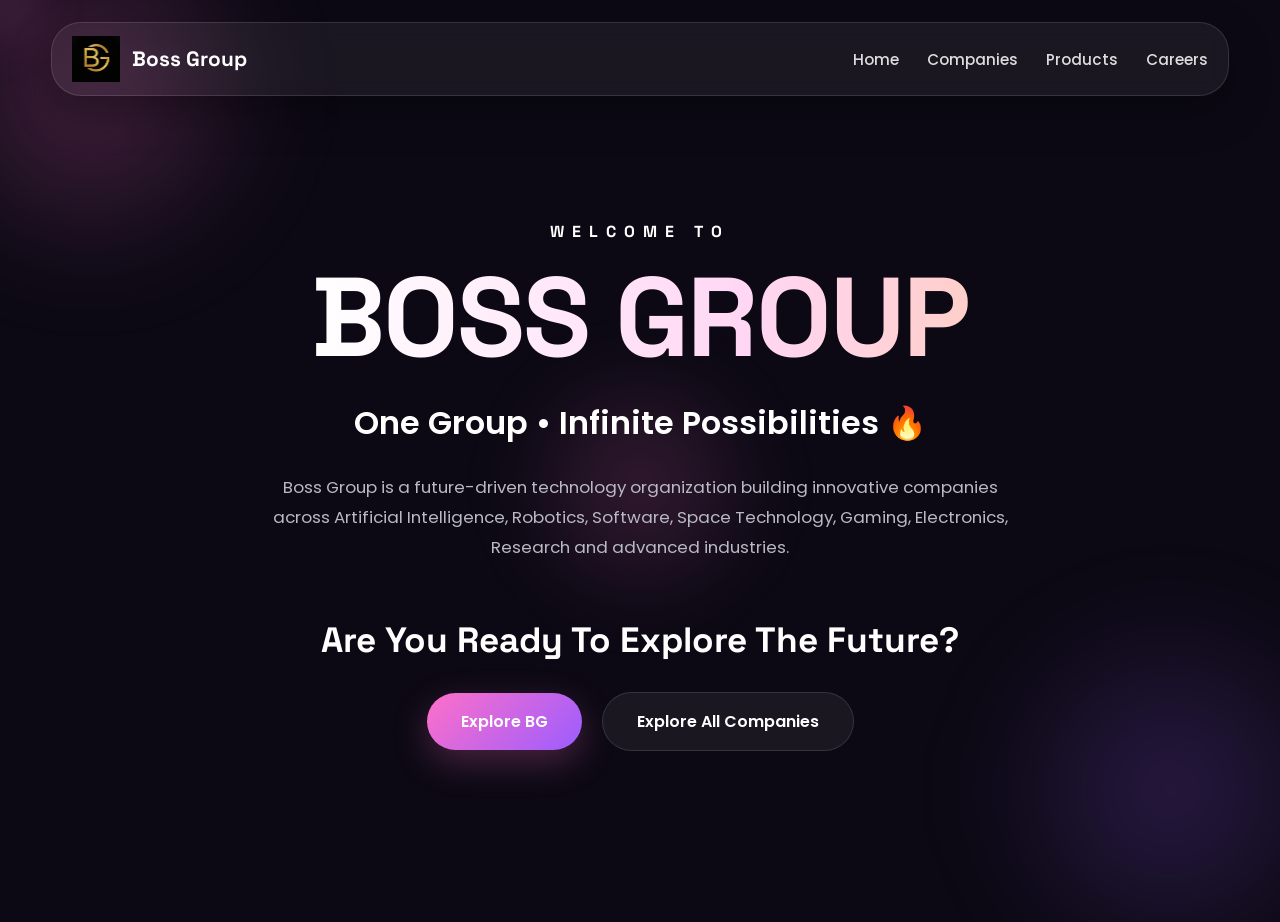
<file: index.html>
<!DOCTYPE html>
<html lang="en">

<head>

    <meta charset="UTF-8">

    <meta name="viewport" content="width=device-width, initial-scale=1.0">

    <title>Boss Group | One Group • Infinite Possibilities</title>

    <meta name="description" content="Boss Group is building the future through AI, Robotics, Software, Electronics, Space Technology and innovation.">

    <link rel="icon" href="BG.png">

    <link rel="stylesheet" href="index.css">


    <link rel="preconnect" href="https://fonts.googleapis.com">

    <link rel="preconnect" href="https://fonts.gstatic.com" crossorigin>

    <link href="https://fonts.googleapis.com/css2?family=Space+Grotesk:wght@400;500;600;700;800&family=Poppins:wght@300;400;500;600&display=swap" rel="stylesheet">

</head>


<body>


    <div class="cursor-glow"></div>


    <header>


        <a href="#" class="brand" aria-label="Boss Group Home">

            <img src="BG.png" alt="Boss Group Logo">

            <span>Boss Group</span>

        </a>



        <nav>

            <a href="about.html">Home</a>

            <a href="companies.html">Companies </a>

            <a href="products.html">Products </a>

            <a href="jobs.html">Careers</a>

        </nav>


    </header>



    <main>


        <section class="hero">


            <p class="welcome">
                Welcome To
            </p>



            <h1>
                BOSS GROUP
            </h1>



            <h2>
                One Group • Infinite Possibilities 🔥
            </h2>



            <p class="about">

                Boss Group is a future-driven technology organization
                building innovative companies across Artificial Intelligence,
                Robotics, Software, Space Technology, Gaming,
                Electronics, Research and advanced industries.

            </p>




            <div class="explore">


                <h3>
                    Are You Ready To Explore The Future?
                </h3>



                <div class="buttons">


                    <a href="about.html" class="primary-btn">

                        Explore BG

                    </a>



                    <a href="companies.html" class="secondary-btn">

                        Explore All Companies

                    </a>


                </div>


            </div>


        </section>


    </main>



<script src="index.js"></script>


</body>

</html>
</file>
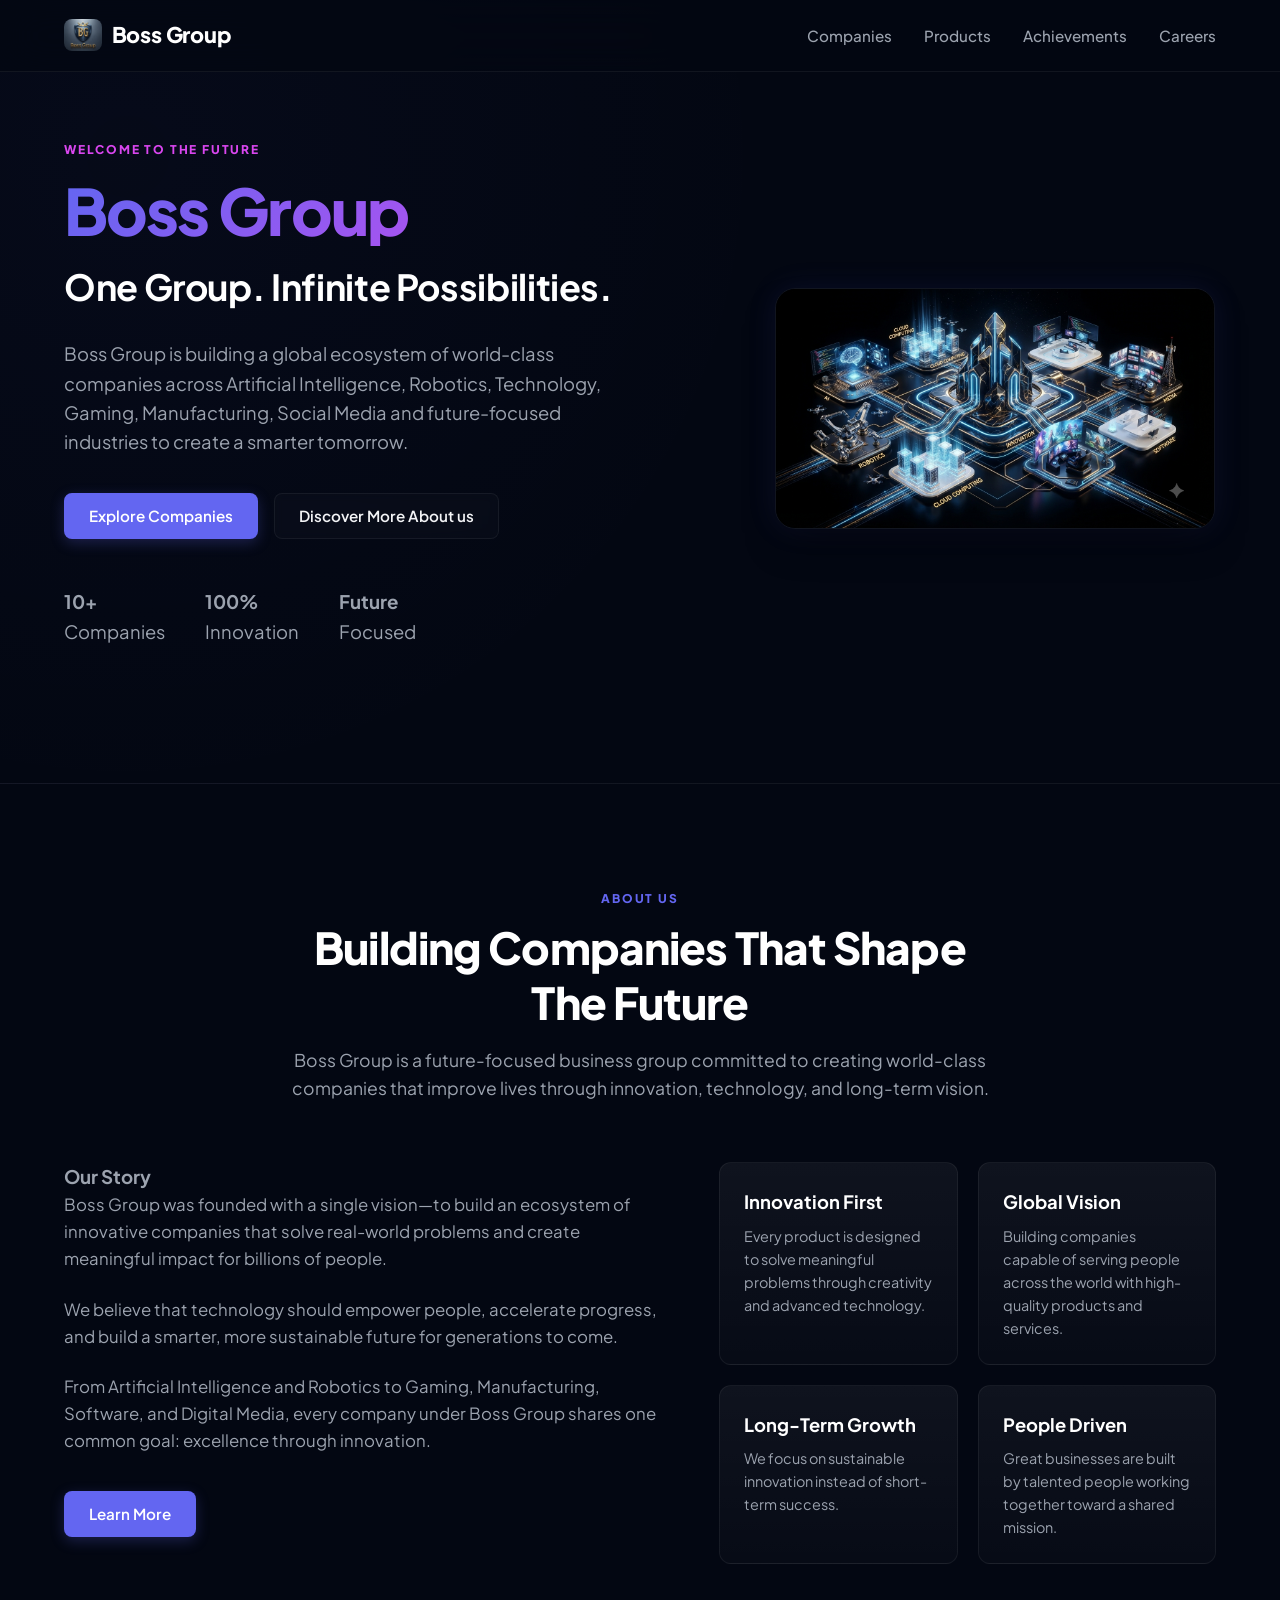
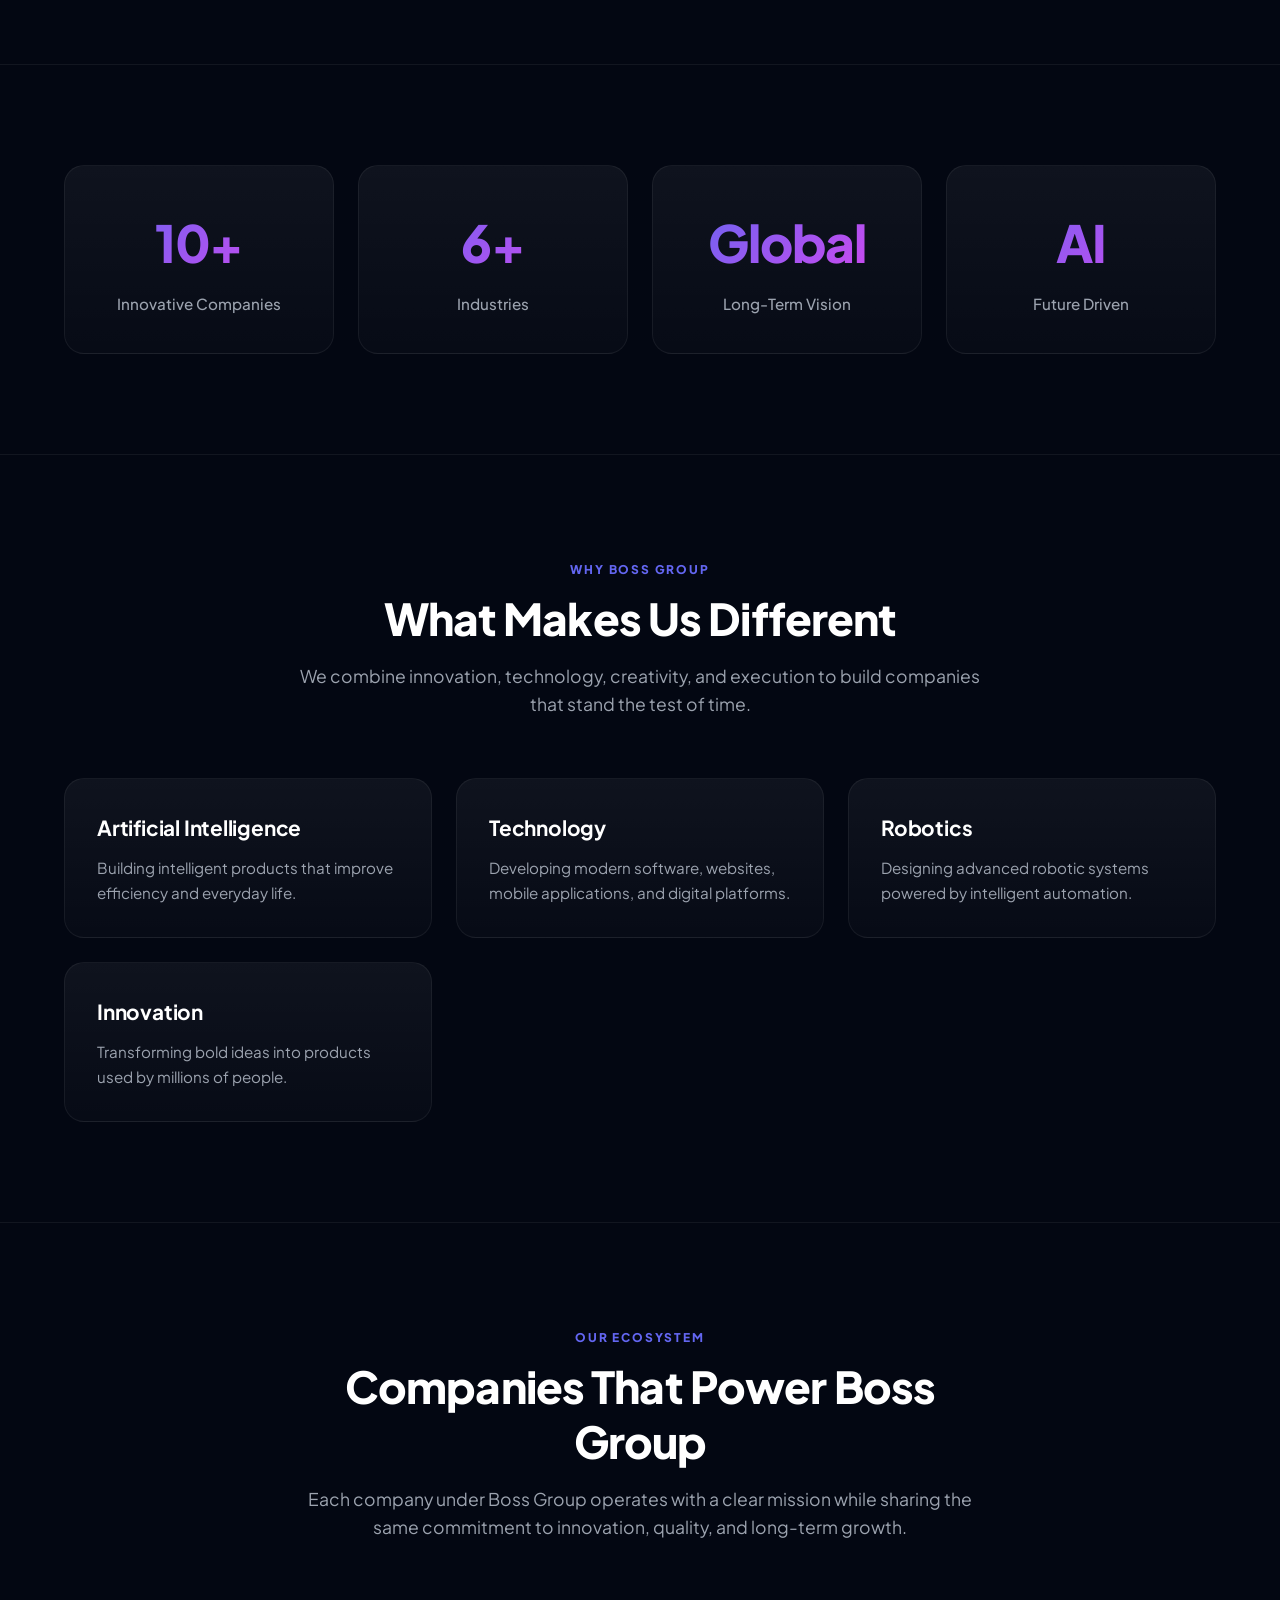
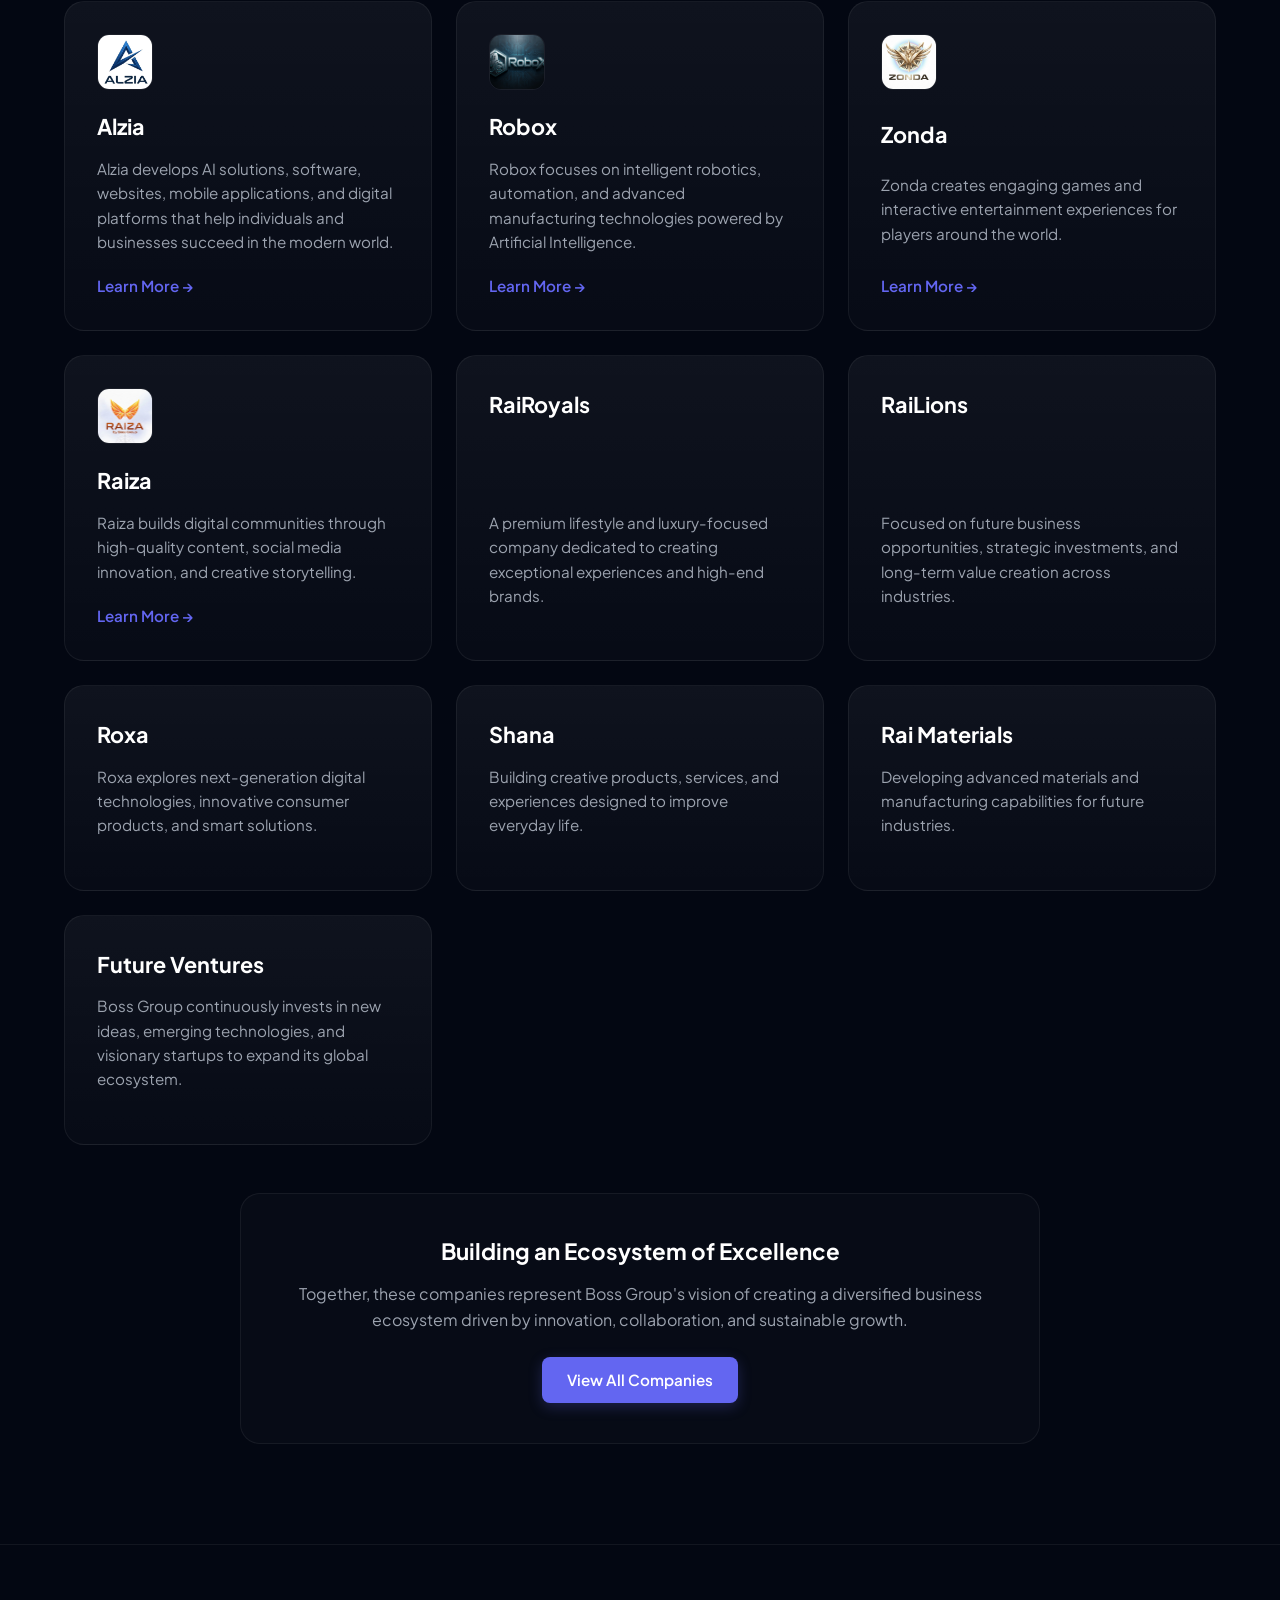
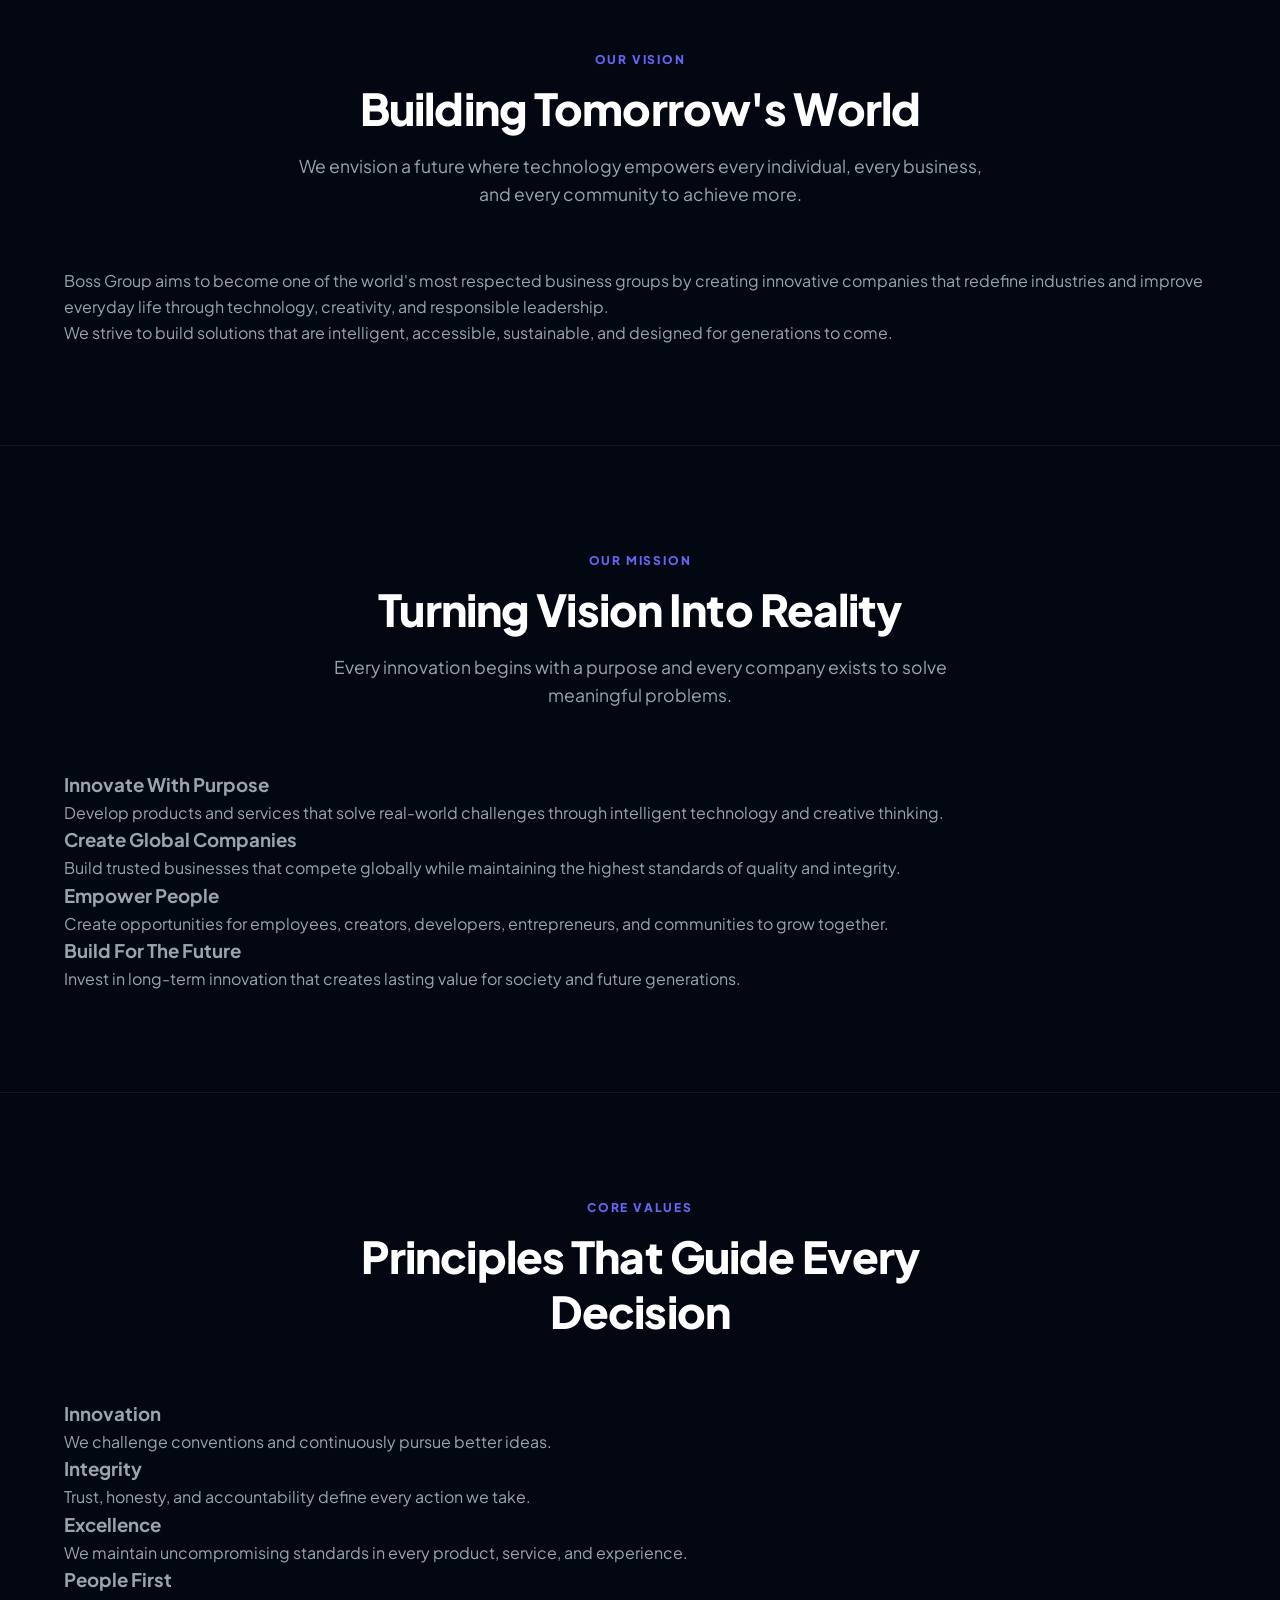
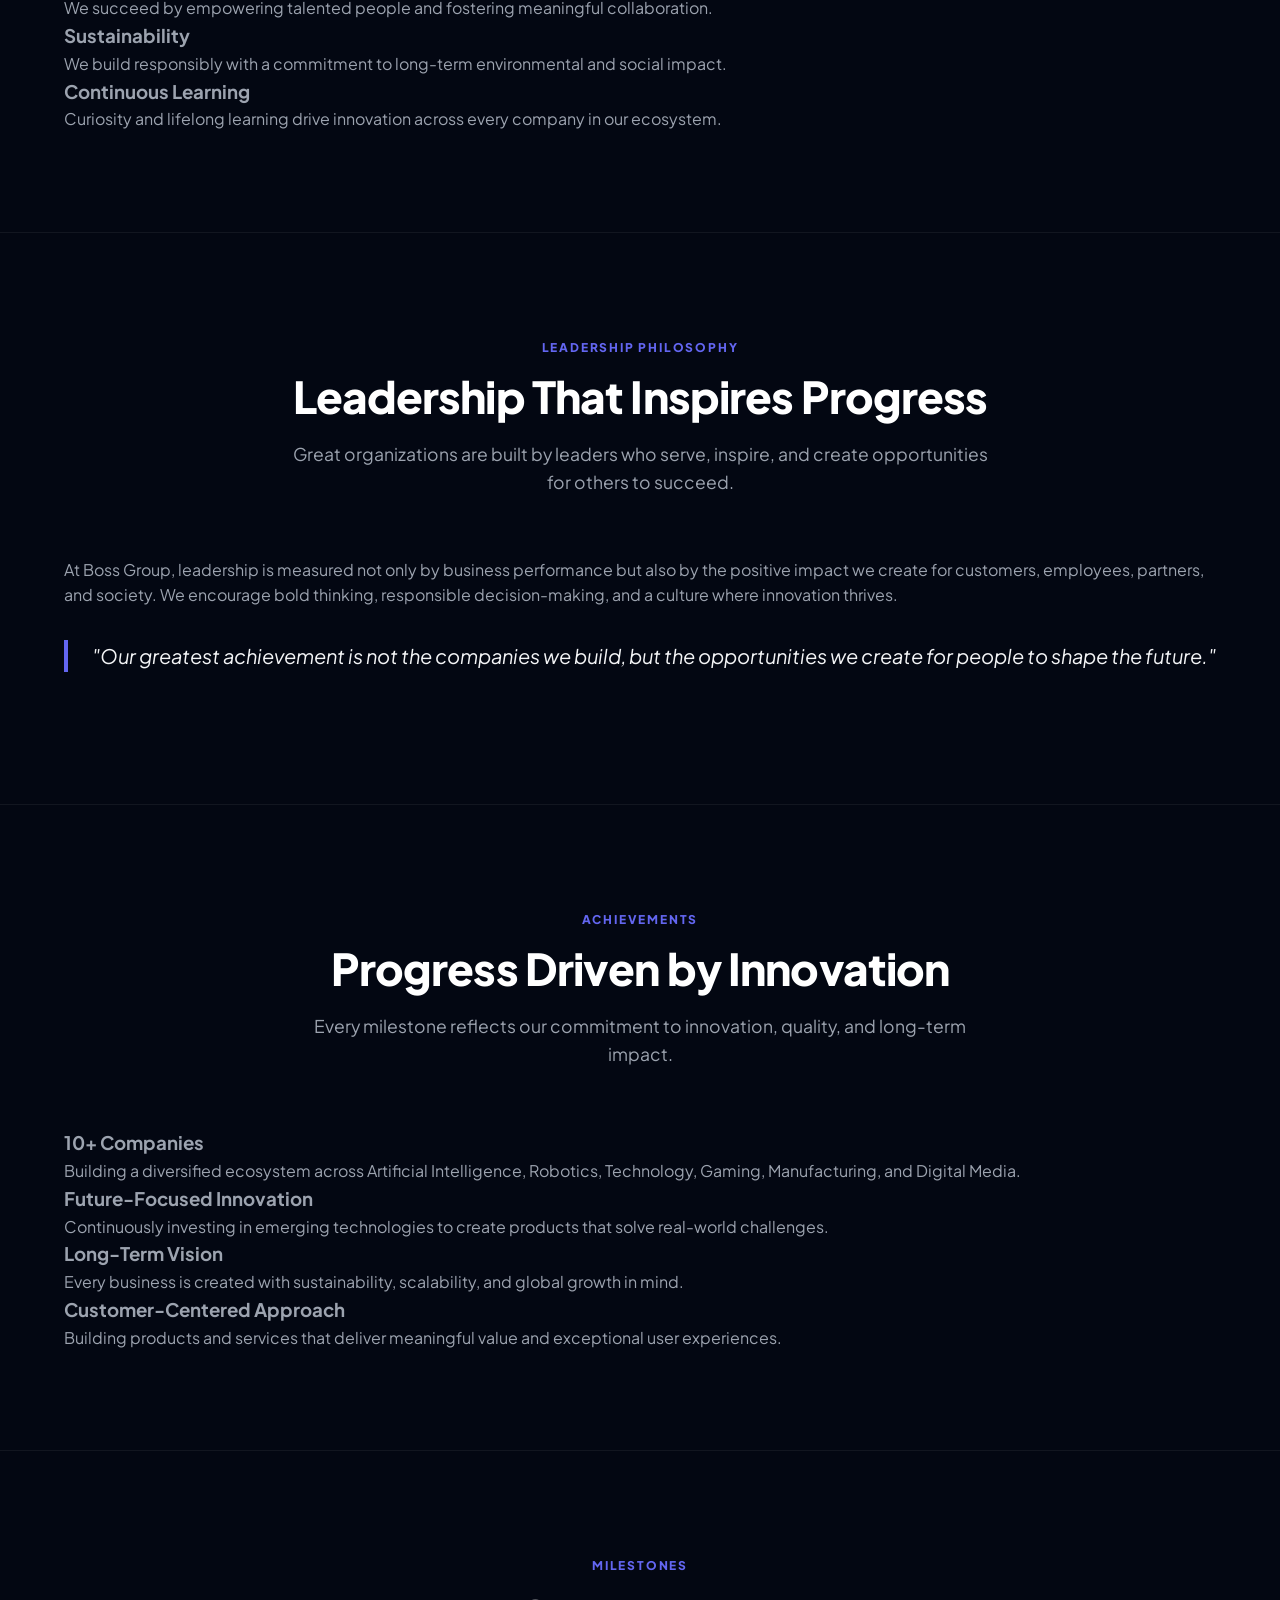
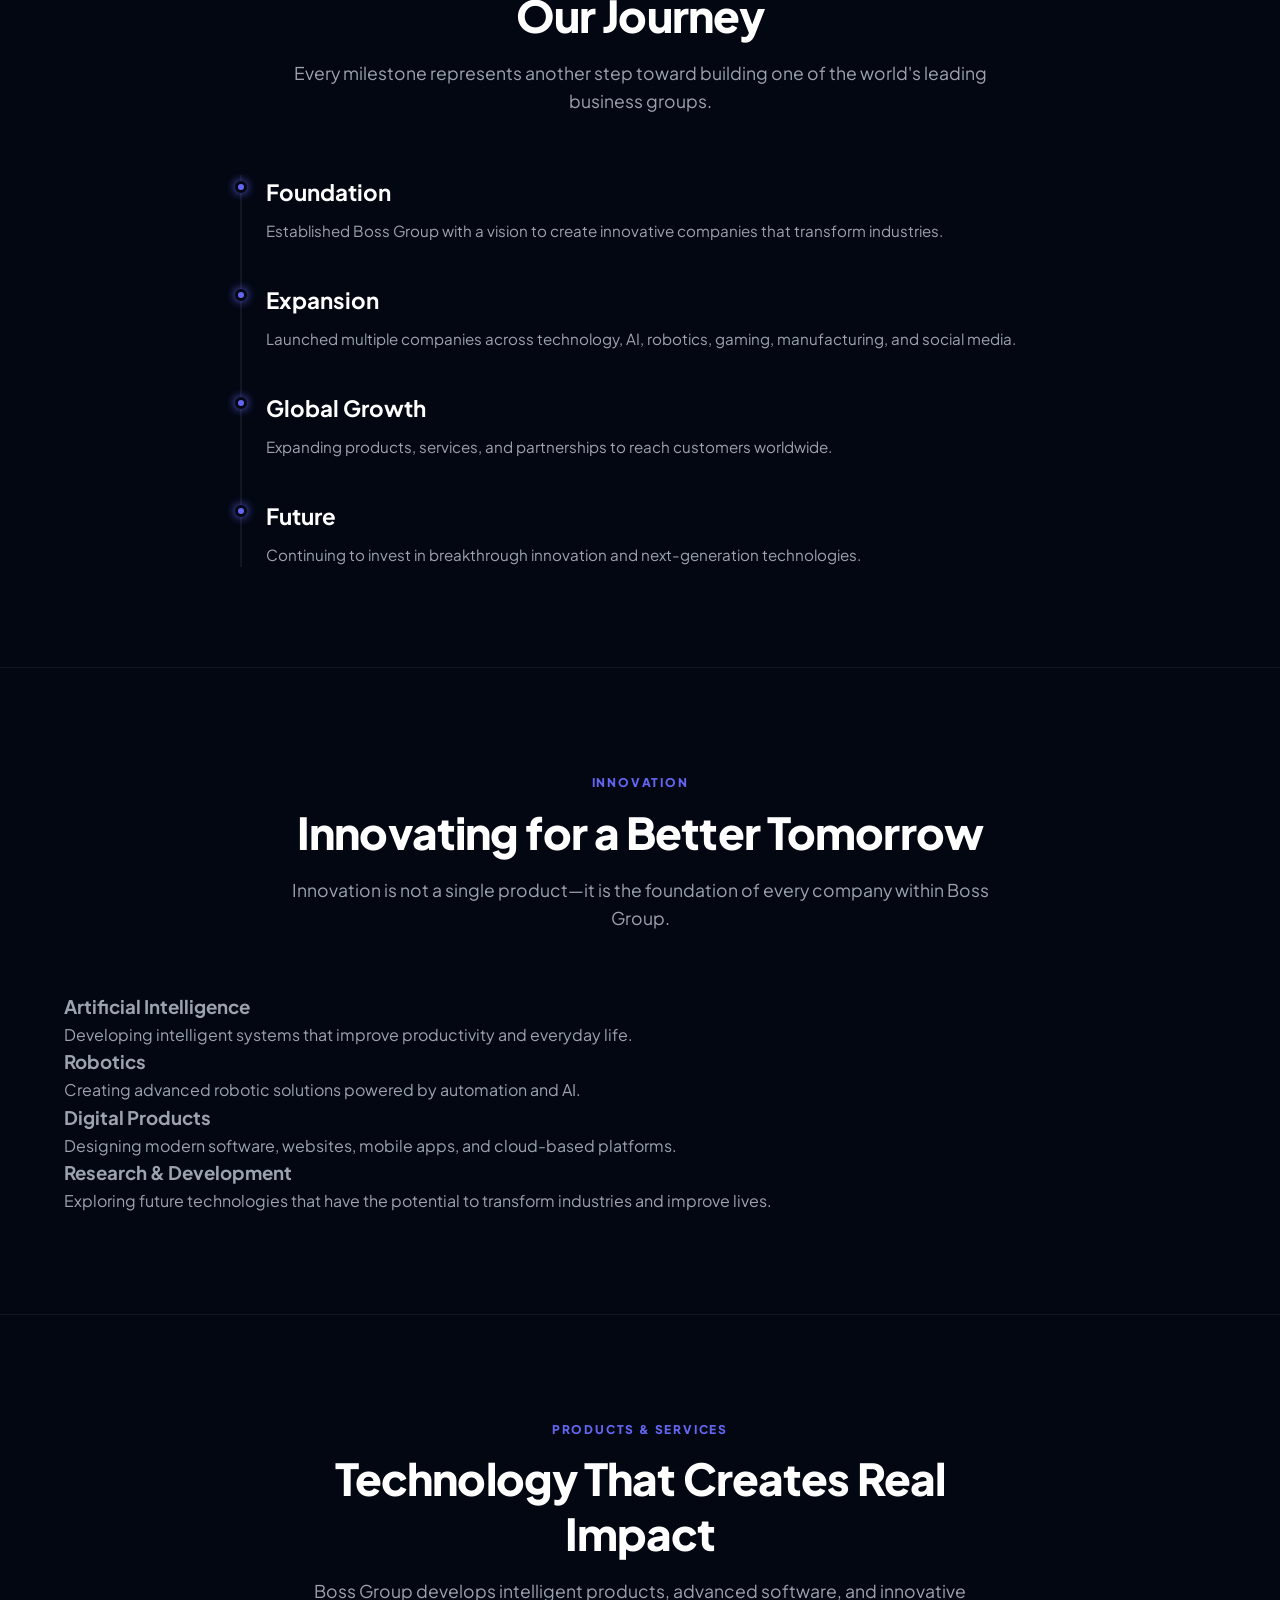
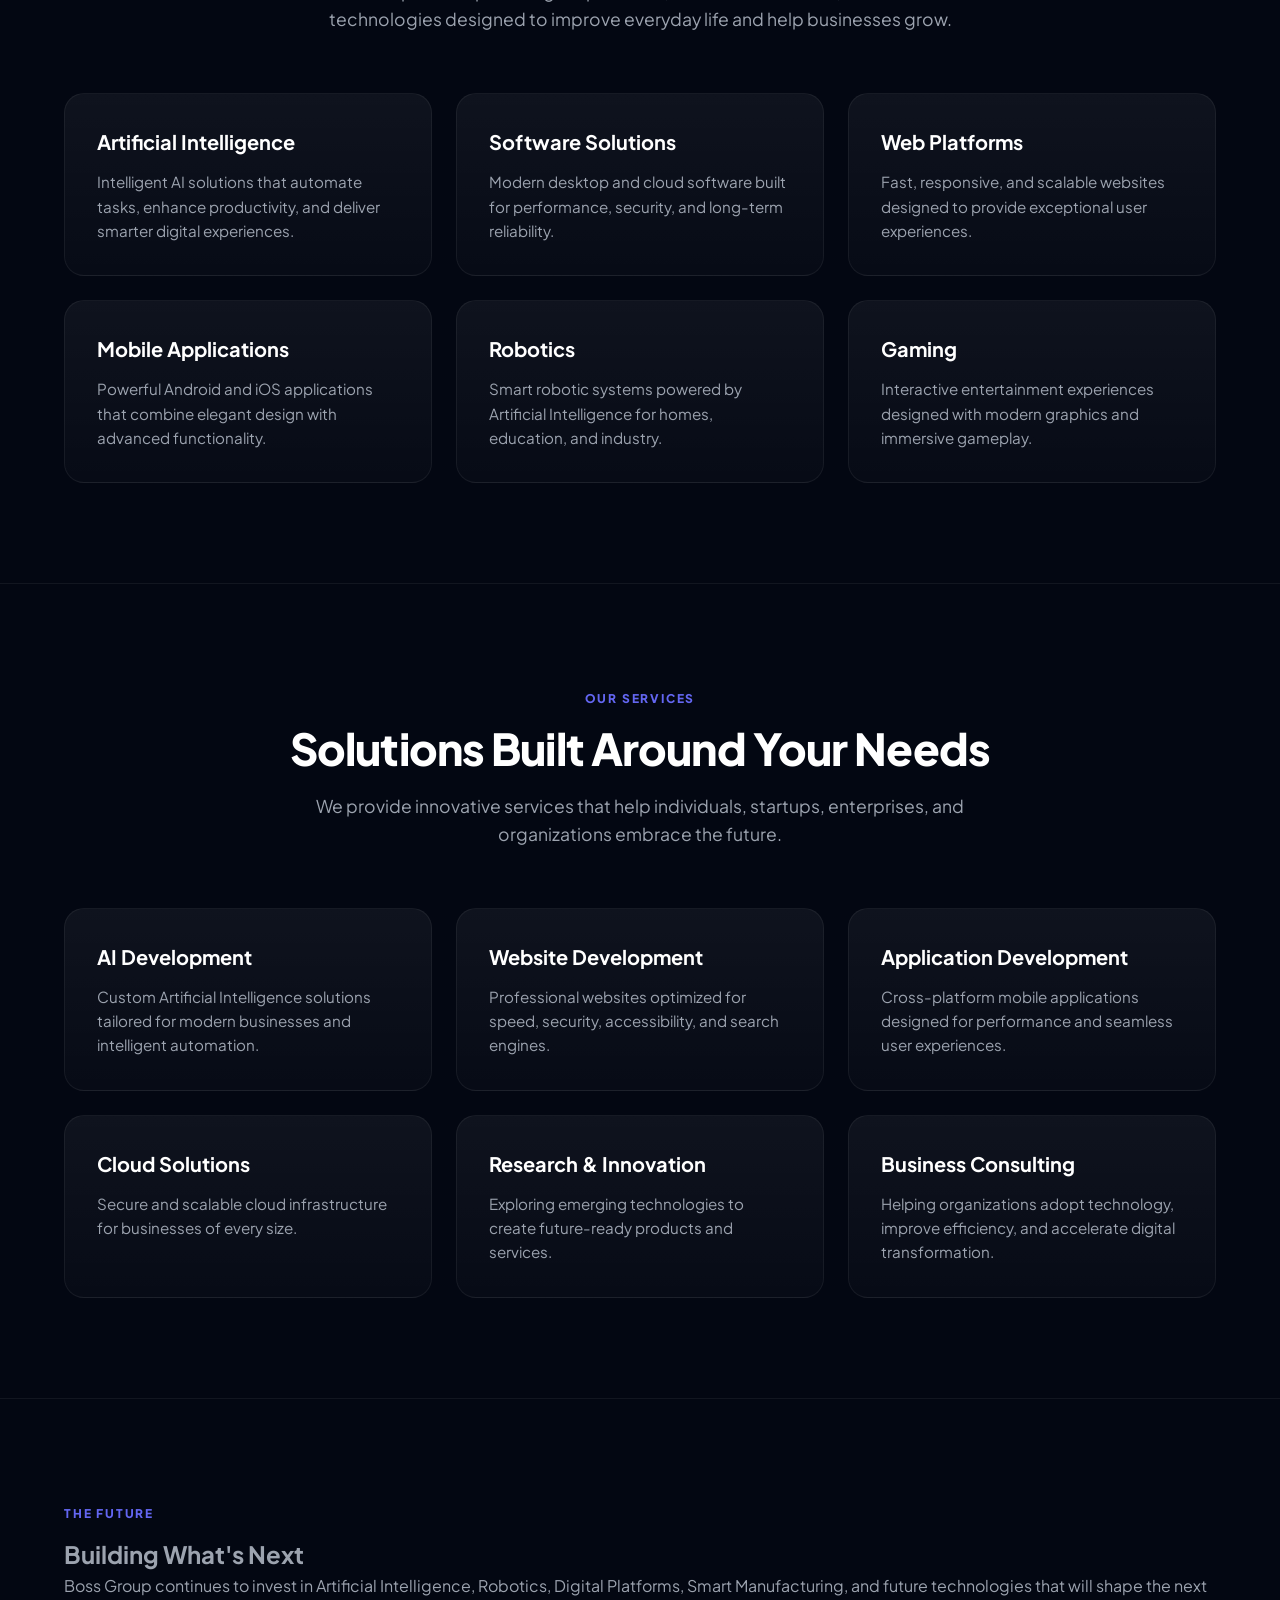
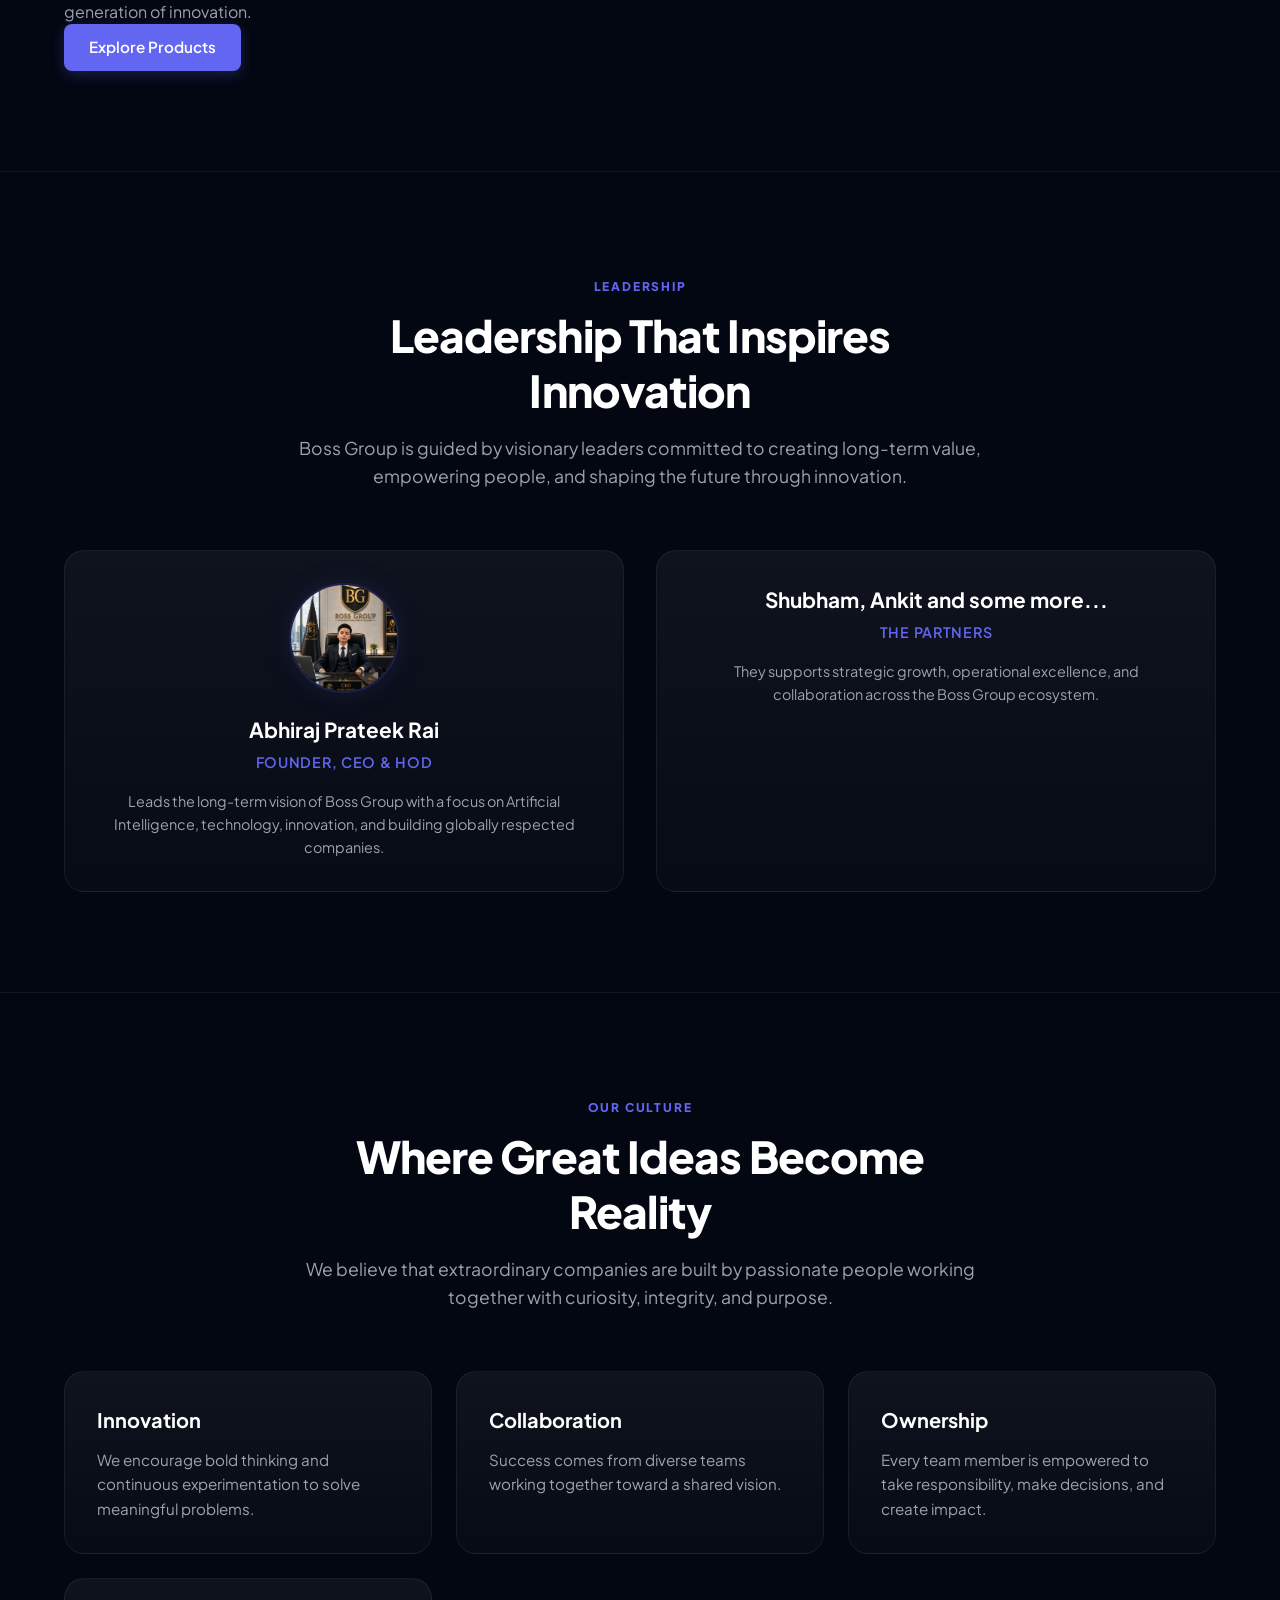
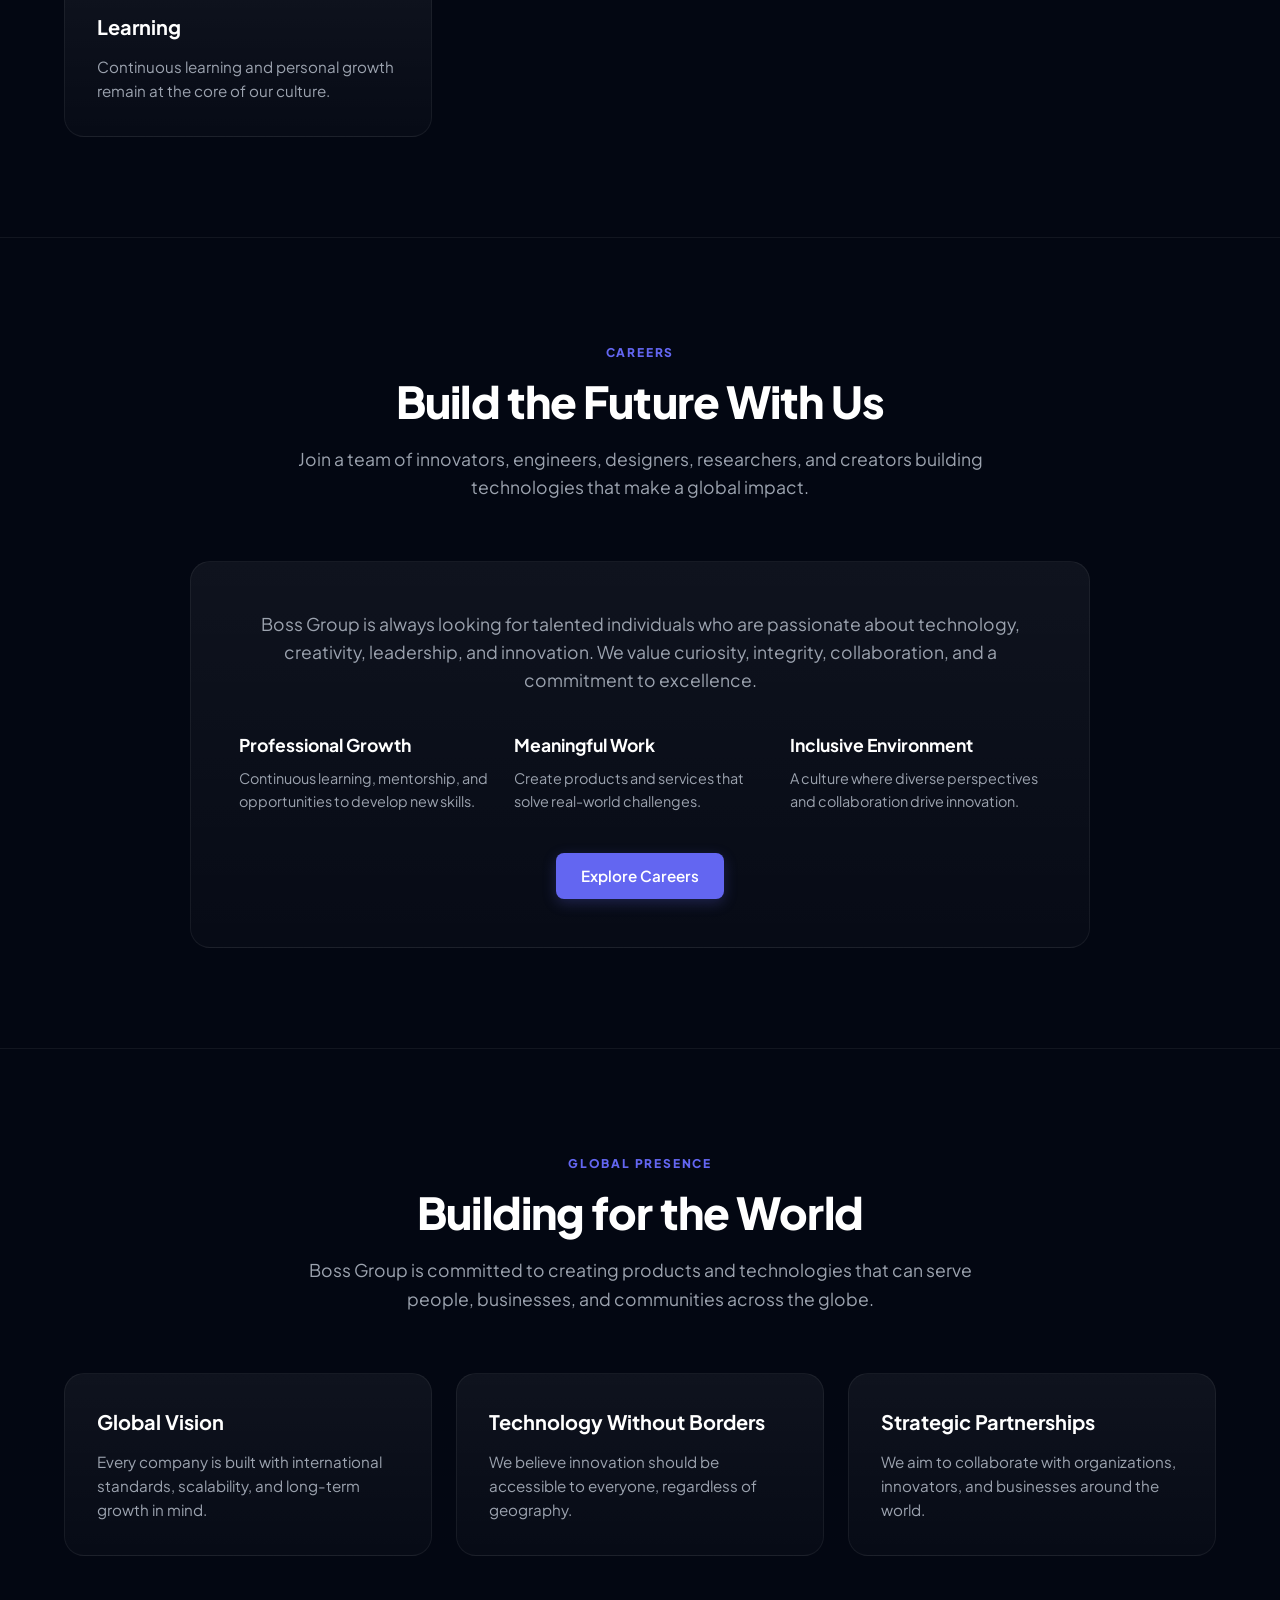
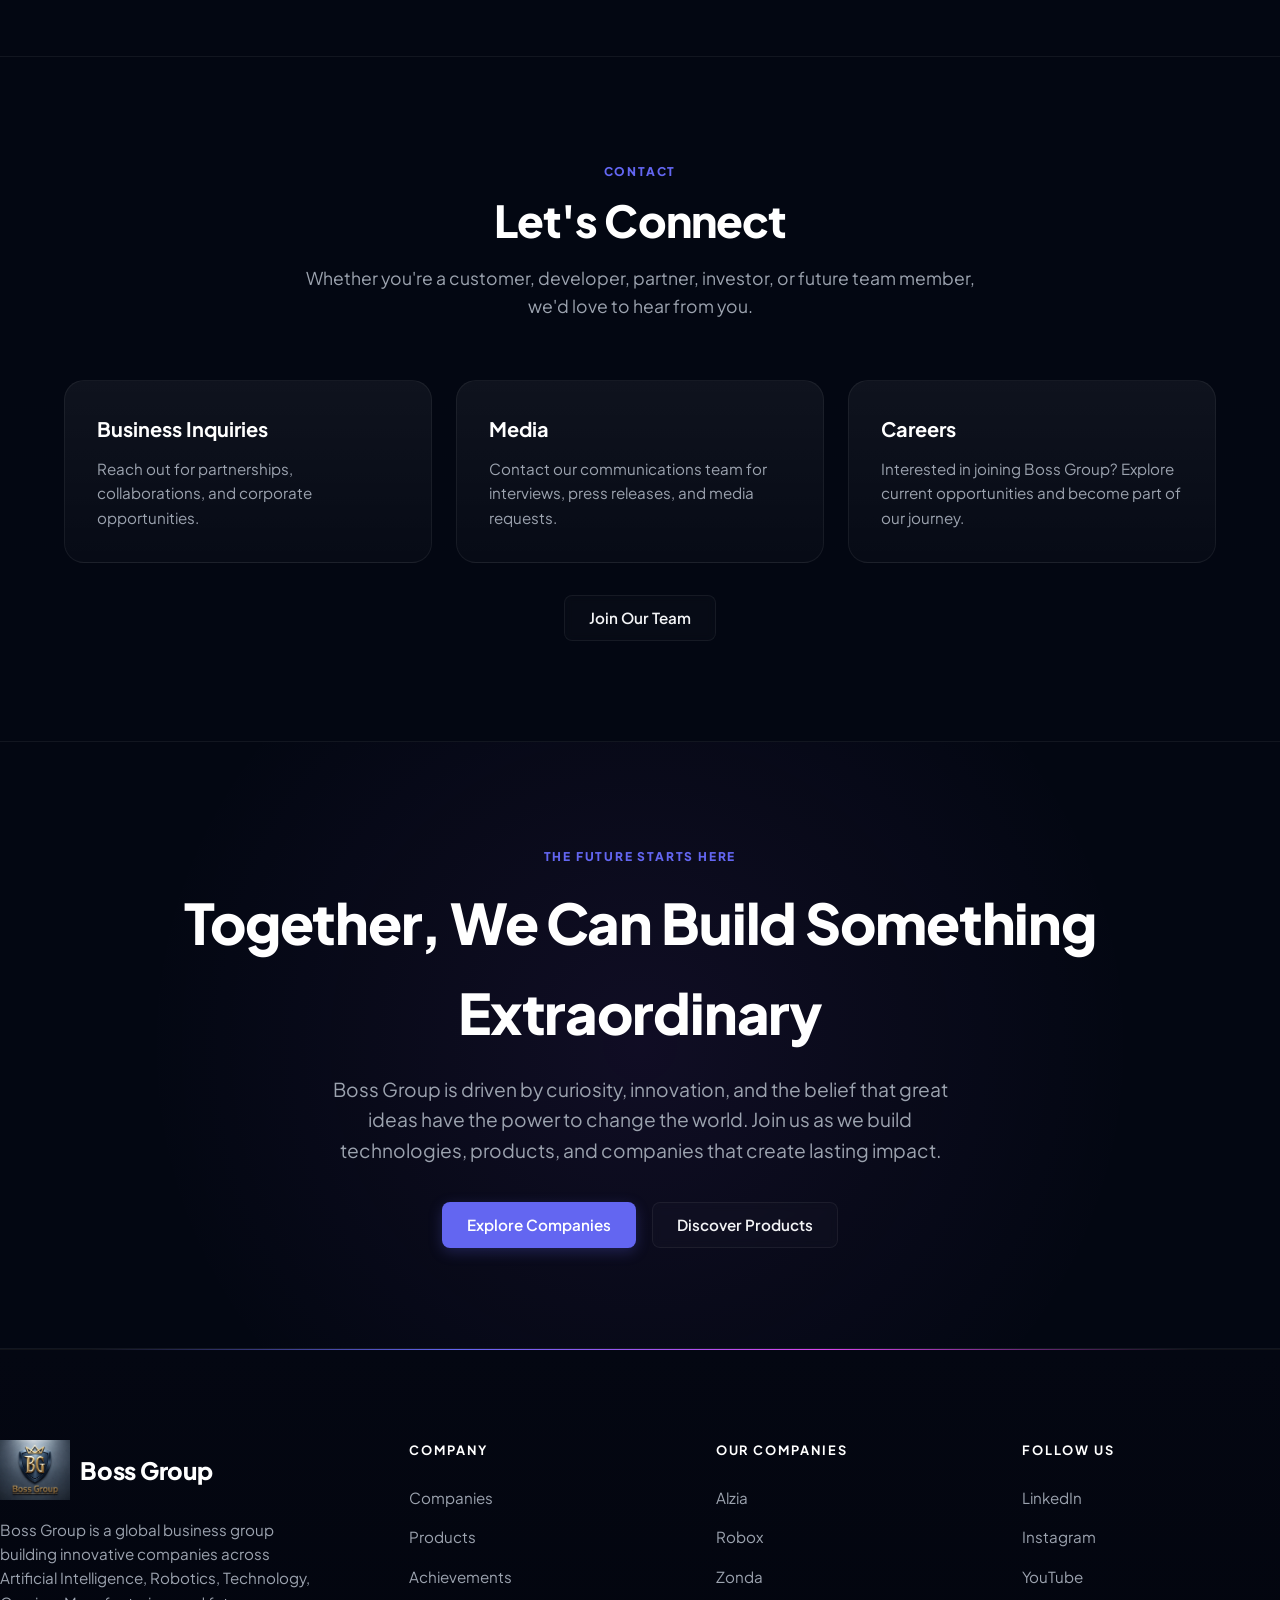
<file: about.html>
<!DOCTYPE html>
<html lang="en">

<head>

<meta charset="UTF-8">

<meta http-equiv="X-UA-Compatible"
      content="IE=edge">

<meta name="viewport"
      content="width=device-width, initial-scale=1.0, viewport-fit=cover">

<title>Boss Group | One Group. Infinite Possibilities.</title>

<meta name="title"
      content="Boss Group | One Group. Infinite Possibilities.">

<meta name="description"
      content="Boss Group is a global business group building world-class companies in Artificial Intelligence, Robotics, Technology, Gaming, Manufacturing and Innovation.">

<meta name="keywords"
      content="Boss Group,BG,Artificial Intelligence,AI,Technology,Robotics,Gaming,Innovation,Manufacturing,Startup">

<meta name="author"
      content="Boss Group">

<meta name="creator"
      content="Boss Group">

<meta name="publisher"
      content="Boss Group">

<meta name="application-name"
      content="Boss Group">

<meta name="robots"
      content="index,follow,max-image-preview:large,max-snippet:-1,max-video-preview:-1">

<meta name="googlebot"
      content="index,follow">

<meta name="bingbot"
      content="index,follow">

<meta name="theme-color"
      content="#000000">

<meta name="color-scheme"
      content="dark light">

<meta name="referrer"
      content="strict-origin-when-cross-origin">

<meta name="format-detection"
      content="telephone=no">

<link rel="canonical"
      href="https://bossgroup.com/">

<link rel="icon"
      href="BG.jpg"
      type="image/png">

<link rel="apple-touch-icon"
      href="BG.jpg">

<link rel="preload"
      href="BGking.jpg"
      as="image">

<link rel="preload"
      href="banner.png"
      as="image">

<link rel="stylesheet"
      href="about.css">

<meta property="og:type"
      content="website">

<meta property="og:title"
      content="Boss Group | One Group. Infinite Possibilities.">

<meta property="og:description"
      content="Building world-class companies through innovation, Artificial Intelligence, Robotics and Technology.">

<meta property="og:image"
      content="BGking.jpg">

<meta property="og:url"
      content="https://bossgroup.com">

<meta property="og:site_name"
      content="Boss Group">

<meta property="og:locale"
      content="en_US">

<meta name="twitter:card"
      content="summary_large_image">

<meta name="twitter:title"
      content="Boss Group | One Group. Infinite Possibilities.">

<meta name="twitter:description"
      content="Building the future through innovation and technology.">

<meta name="twitter:image"
      content="BGking.jpg">

</head>

<body>

<header>

<div class="container">

<a href="index.html"
   class="logo"
   aria-label="Boss Group Home">

<img src="BG1.png"
     alt="Boss Group Logo"
     width="60"
     height="60">

<span>Boss Group</span>

</a>

<nav
aria-label="Primary Navigation">

<ul class="nav-links">

<li>

<a href="companies.html">

Companies

</a>

</li>

<li>

<a href="products.html">

Products

</a>

</li>

<li>

<a href="achievements.html">

Achievements

</a>

</li>

<li>

<a href="jobs.html">

Careers

</a>

</li>

</ul>

</nav>

<button
class="menu-btn"
id="menuBtn"
aria-label="Open Navigation Menu"
aria-expanded="false"
aria-controls="mobileMenu">

☰

</button>

</div>

</header>

<main>

<section
id="hero">

<div class="container hero-container">

<div class="hero-content">

<span class="hero-tag">

WELCOME TO THE FUTURE

</span>

<h1>

Boss Group

</h1>

<h2>

One Group.
Infinite Possibilities.

</h2>

<p>

Boss Group is building a global ecosystem of world-class companies across Artificial Intelligence, Robotics, Technology, Gaming, Manufacturing, Social Media and future-focused industries to create a smarter tomorrow.

</p>

<div class="hero-buttons">

<a href="companies.html"
class="btn btn-primary">

Explore Companies

</a>

<a href="achievements.html"
class="btn btn-secondary">

Discover More About us 

</a>

</div>

<div class="hero-stats">

<div>

<h3>10+</h3>

<p>Companies</p>

</div>

<div>

<h3>100%</h3>

<p>Innovation</p>

</div>

<div>

<h3>Future</h3>

<p>Focused</p>

</div>

</div>

</div>

<div class="hero-image">

<img
src="banner.png"
alt="Boss Group Innovation Campus"
loading="eager"
fetchpriority="high">

</div>

</div>

</section>
<section id="about">

    <div class="container">

        <div class="section-heading">

            <span class="section-tag">
                ABOUT US
            </span>

            <h2>
                Building Companies That Shape The Future
            </h2>

            <p class="section-subtitle">
                Boss Group is a future-focused business group committed to creating world-class companies that improve lives through innovation, technology, and long-term vision.
            </p>

        </div>

        <div class="about-grid">

            <div class="about-text">

                <h3>
                    Our Story
                </h3>

                <p>
                    Boss Group was founded with a single vision—to build an ecosystem of innovative companies that solve real-world problems and create meaningful impact for billions of people.
                </p>

                <p>
                    We believe that technology should empower people, accelerate progress, and build a smarter, more sustainable future for generations to come.
                </p>

                <p>
                    From Artificial Intelligence and Robotics to Gaming, Manufacturing, Software, and Digital Media, every company under Boss Group shares one common goal: excellence through innovation.
                </p>

                <a href="products.html"
                   class="btn btn-primary">

                    Learn More

                </a>

            </div>

            <div class="about-highlights">

                <article class="highlight-card">

                    <h3>Innovation First</h3>

                    <p>
                        Every product is designed to solve meaningful problems through creativity and advanced technology.
                    </p>

                </article>

                <article class="highlight-card">

                    <h3>Global Vision</h3>

                    <p>
                        Building companies capable of serving people across the world with high-quality products and services.
                    </p>

                </article>

                <article class="highlight-card">

                    <h3>Long-Term Growth</h3>

                    <p>
                        We focus on sustainable innovation instead of short-term success.
                    </p>

                </article>

                <article class="highlight-card">

                    <h3>People Driven</h3>

                    <p>
                        Great businesses are built by talented people working together toward a shared mission.
                    </p>

                </article>

            </div>

        </div>

    </div>

</section>

<section id="statistics">

    <div class="container">

        <div class="stats-grid">

            <article class="stat-card">

                <h2>10+</h2>

                <p>
                    Innovative Companies
                </p>

            </article>

            <article class="stat-card">

                <h2>6+</h2>

                <p>
                    Industries
                </p>

            </article>

            <article class="stat-card">

                <h2>Global</h2>

                <p>
                    Long-Term Vision
                </p>

            </article>

            <article class="stat-card">

                <h2>AI</h2>

                <p>
                    Future Driven
                </p>

            </article>

        </div>

    </div>

</section>

<section id="features">

    <div class="container">

        <div class="section-heading">

            <span class="section-tag">
                WHY BOSS GROUP
            </span>

            <h2>
                What Makes Us Different
            </h2>

            <p class="section-subtitle">
                We combine innovation, technology, creativity, and execution to build companies that stand the test of time.
            </p>

        </div>

        <div class="features-grid">

            <article class="feature-card">

                <h3>Artificial Intelligence</h3>

                <p>
                    Building intelligent products that improve efficiency and everyday life.
                </p>

            </article>

            <article class="feature-card">

                <h3>Technology</h3>

                <p>
                    Developing modern software, websites, mobile applications, and digital platforms.
                </p>

            </article>

            <article class="feature-card">

                <h3>Robotics</h3>

                <p>
                    Designing advanced robotic systems powered by intelligent automation.
                </p>

            </article>

            <article class="feature-card">

                <h3>Innovation</h3>

                <p>
                    Transforming bold ideas into products used by millions of people.
                </p>

            </article>

        </div>

    </div>

</section>
<section id="companies">

    <div class="container">

        <div class="section-heading">

            <span class="section-tag">
                OUR ECOSYSTEM
            </span>

            <h2>
                Companies That Power Boss Group
            </h2>

            <p class="section-subtitle">
                Each company under Boss Group operates with a clear mission while sharing the same commitment to innovation, quality, and long-term growth.
            </p>

        </div>

        <div class="companies-grid">

            <article class="company-card">

                <img src="alzia.jpg"
                     alt="Alzia Logo"
                     loading="lazy">

                <h3>Alzia</h3>

                <p>
                    Alzia develops AI solutions, software, websites, mobile applications, and digital platforms that help individuals and businesses succeed in the modern world.
                </p>

                <a href="companies.html#alzia"
                   class="company-link">

                    Learn More →

                </a>

            </article>

            <article class="company-card">

                <img src="robox.jpg"
                     alt="Robox Logo"
                     loading="lazy">

                <h3>Robox</h3>

                <p>
                    Robox focuses on intelligent robotics, automation, and advanced manufacturing technologies powered by Artificial Intelligence.
                </p>

                <a href="companies.html#robox"
                   class="company-link">

                    Learn More →

                </a>

            </article>

            <article class="company-card">

                <img src="zonda.jpg"
                     alt="Zonda Logo"
                     loading="lazy">

                <h3>Zonda</h3>

                <p>
                    Zonda creates engaging games and interactive entertainment experiences for players around the world.
                </p>

                <a href="companies.html#zonda"
                   class="company-link">

                    Learn More →

                </a>

            </article>

            <article class="company-card">

                <img src="raiza.png"
                     alt="Raiza Logo"
                     loading="lazy">

                <h3>Raiza</h3>

                <p>
                    Raiza builds digital communities through high-quality content, social media innovation, and creative storytelling.
                </p>

                <a href="companies.html#raiza"
                   class="company-link">

                    Learn More →

                </a>

            </article>

            <article class="company-card">

                <h3>RaiRoyals</h3>

                <p>
                    A premium lifestyle and luxury-focused company dedicated to creating exceptional experiences and high-end brands.
                </p>

            </article>

            <article class="company-card">

                <h3>RaiLions</h3>

                <p>
                    Focused on future business opportunities, strategic investments, and long-term value creation across industries.
                </p>

            </article>

            <article class="company-card">

                <h3>Roxa</h3>

                <p>
                    Roxa explores next-generation digital technologies, innovative consumer products, and smart solutions.
                </p>

            </article>

            <article class="company-card">

                <h3>Shana</h3>

                <p>
                    Building creative products, services, and experiences designed to improve everyday life.
                </p>

            </article>

            <article class="company-card">

                <h3>Rai Materials</h3>

                <p>
                    Developing advanced materials and manufacturing capabilities for future industries.
                </p>

            </article>

            <article class="company-card">

                <h3>Future Ventures</h3>

                <p>
                    Boss Group continuously invests in new ideas, emerging technologies, and visionary startups to expand its global ecosystem.
                </p>

            </article>

        </div>

        <div class="companies-footer">

            <h3>
                Building an Ecosystem of Excellence
            </h3>

            <p>
                Together, these companies represent Boss Group's vision of creating a diversified business ecosystem driven by innovation, collaboration, and sustainable growth.
            </p>

            <a href="companies.html"
               class="btn btn-primary">

                View All Companies

            </a>

        </div>

    </div>

</section>
<section id="vision">

    <div class="container">

        <div class="section-heading">

            <span class="section-tag">
                OUR VISION
            </span>

            <h2>
                Building Tomorrow's World
            </h2>

            <p class="section-subtitle">
                We envision a future where technology empowers every individual, every business, and every community to achieve more.
            </p>

        </div>

        <div class="vision-content">

            <p>
                Boss Group aims to become one of the world's most respected business groups by creating innovative companies that redefine industries and improve everyday life through technology, creativity, and responsible leadership.
            </p>

            <p>
                We strive to build solutions that are intelligent, accessible, sustainable, and designed for generations to come.
            </p>

        </div>

    </div>

</section>

<section id="mission">

    <div class="container">

        <div class="section-heading">

            <span class="section-tag">
                OUR MISSION
            </span>

            <h2>
                Turning Vision Into Reality
            </h2>

            <p class="section-subtitle">
                Every innovation begins with a purpose and every company exists to solve meaningful problems.
            </p>

        </div>

        <div class="mission-grid">

            <article class="mission-card">

                <h3>Innovate With Purpose</h3>

                <p>
                    Develop products and services that solve real-world challenges through intelligent technology and creative thinking.
                </p>

            </article>

            <article class="mission-card">

                <h3>Create Global Companies</h3>

                <p>
                    Build trusted businesses that compete globally while maintaining the highest standards of quality and integrity.
                </p>

            </article>

            <article class="mission-card">

                <h3>Empower People</h3>

                <p>
                    Create opportunities for employees, creators, developers, entrepreneurs, and communities to grow together.
                </p>

            </article>

            <article class="mission-card">

                <h3>Build For The Future</h3>

                <p>
                    Invest in long-term innovation that creates lasting value for society and future generations.
                </p>

            </article>

        </div>

    </div>

</section>

<section id="core-values">

    <div class="container">

        <div class="section-heading">

            <span class="section-tag">
                CORE VALUES
            </span>

            <h2>
                Principles That Guide Every Decision
            </h2>

        </div>

        <div class="values-grid">

            <article class="value-card">

                <h3>Innovation</h3>

                <p>
                    We challenge conventions and continuously pursue better ideas.
                </p>

            </article>

            <article class="value-card">

                <h3>Integrity</h3>

                <p>
                    Trust, honesty, and accountability define every action we take.
                </p>

            </article>

            <article class="value-card">

                <h3>Excellence</h3>

                <p>
                    We maintain uncompromising standards in every product, service, and experience.
                </p>

            </article>

            <article class="value-card">

                <h3>People First</h3>

                <p>
                    We succeed by empowering talented people and fostering meaningful collaboration.
                </p>

            </article>

            <article class="value-card">

                <h3>Sustainability</h3>

                <p>
                    We build responsibly with a commitment to long-term environmental and social impact.
                </p>

            </article>

            <article class="value-card">

                <h3>Continuous Learning</h3>

                <p>
                    Curiosity and lifelong learning drive innovation across every company in our ecosystem.
                </p>

            </article>

        </div>

    </div>

</section>

<section id="leadership-philosophy">

    <div class="container">

        <div class="section-heading">

            <span class="section-tag">
                LEADERSHIP PHILOSOPHY
            </span>

            <h2>
                Leadership That Inspires Progress
            </h2>

            <p class="section-subtitle">
                Great organizations are built by leaders who serve, inspire, and create opportunities for others to succeed.
            </p>

        </div>

        <div class="leadership-content">

            <p>
                At Boss Group, leadership is measured not only by business performance but also by the positive impact we create for customers, employees, partners, and society. We encourage bold thinking, responsible decision-making, and a culture where innovation thrives.
            </p>

            <blockquote>
                "Our greatest achievement is not the companies we build, but the opportunities we create for people to shape the future."
            </blockquote>

        </div>

    </div>

</section>
<section id="achievements">

    <div class="container">

        <div class="section-heading">

            <span class="section-tag">
                ACHIEVEMENTS
            </span>

            <h2>
                Progress Driven by Innovation
            </h2>

            <p class="section-subtitle">
                Every milestone reflects our commitment to innovation, quality, and long-term impact.
            </p>

        </div>

        <div class="achievement-grid">

            <article class="achievement-card">

                <h3>10+ Companies</h3>

                <p>
                    Building a diversified ecosystem across Artificial Intelligence, Robotics, Technology, Gaming, Manufacturing, and Digital Media.
                </p>

            </article>

            <article class="achievement-card">

                <h3>Future-Focused Innovation</h3>

                <p>
                    Continuously investing in emerging technologies to create products that solve real-world challenges.
                </p>

            </article>

            <article class="achievement-card">

                <h3>Long-Term Vision</h3>

                <p>
                    Every business is created with sustainability, scalability, and global growth in mind.
                </p>

            </article>

            <article class="achievement-card">

                <h3>Customer-Centered Approach</h3>

                <p>
                    Building products and services that deliver meaningful value and exceptional user experiences.
                </p>

            </article>

        </div>

    </div>

</section>

<section id="milestones">

    <div class="container">

        <div class="section-heading">

            <span class="section-tag">
                MILESTONES
            </span>

            <h2>
                Our Journey
            </h2>

            <p class="section-subtitle">
                Every milestone represents another step toward building one of the world's leading business groups.
            </p>

        </div>

        <div class="timeline">

            <div class="timeline-item">

                <h3>Foundation</h3>

                <p>
                    Established Boss Group with a vision to create innovative companies that transform industries.
                </p>

            </div>

            <div class="timeline-item">

                <h3>Expansion</h3>

                <p>
                    Launched multiple companies across technology, AI, robotics, gaming, manufacturing, and social media.
                </p>

            </div>

            <div class="timeline-item">

                <h3>Global Growth</h3>

                <p>
                    Expanding products, services, and partnerships to reach customers worldwide.
                </p>

            </div>

            <div class="timeline-item">

                <h3>Future</h3>

                <p>
                    Continuing to invest in breakthrough innovation and next-generation technologies.
                </p>

            </div>

        </div>

    </div>

</section>

<section id="innovation">

    <div class="container">

        <div class="section-heading">

            <span class="section-tag">
                INNOVATION
            </span>

            <h2>
                Innovating for a Better Tomorrow
            </h2>

            <p class="section-subtitle">
                Innovation is not a single product—it is the foundation of every company within Boss Group.
            </p>

        </div>

        <div class="innovation-grid">

            <article class="innovation-card">

                <h3>Artificial Intelligence</h3>

                <p>
                    Developing intelligent systems that improve productivity and everyday life.
                </p>

            </article>

            <article class="innovation-card">

                <h3>Robotics</h3>

                <p>
                    Creating advanced robotic solutions powered by automation and AI.
                </p>

            </article>

            <article class="innovation-card">

                <h3>Digital Products</h3>

                <p>
                    Designing modern software, websites, mobile apps, and cloud-based platforms.
                </p>

            </article>

            <article class="innovation-card">

                <h3>Research & Development</h3>

                <p>
                    Exploring future technologies that have the potential to transform industries and improve lives.
                </p>

            </article>

        </div>

    </div>

</section>
<section id="products">

    <div class="container">

        <div class="section-heading">

            <span class="section-tag">
                PRODUCTS & SERVICES
            </span>

            <h2>
                Technology That Creates Real Impact
            </h2>

            <p class="section-subtitle">
                Boss Group develops intelligent products, advanced software, and innovative technologies designed to improve everyday life and help businesses grow.
            </p>

        </div>

        <div class="products-grid">

            <article class="product-card">

                <h3>Artificial Intelligence</h3>

                <p>
                    Intelligent AI solutions that automate tasks, enhance productivity, and deliver smarter digital experiences.
                </p>

            </article>

            <article class="product-card">

                <h3>Software Solutions</h3>

                <p>
                    Modern desktop and cloud software built for performance, security, and long-term reliability.
                </p>

            </article>

            <article class="product-card">

                <h3>Web Platforms</h3>

                <p>
                    Fast, responsive, and scalable websites designed to provide exceptional user experiences.
                </p>

            </article>

            <article class="product-card">

                <h3>Mobile Applications</h3>

                <p>
                    Powerful Android and iOS applications that combine elegant design with advanced functionality.
                </p>

            </article>

            <article class="product-card">

                <h3>Robotics</h3>

                <p>
                    Smart robotic systems powered by Artificial Intelligence for homes, education, and industry.
                </p>

            </article>

            <article class="product-card">

                <h3>Gaming</h3>

                <p>
                    Interactive entertainment experiences designed with modern graphics and immersive gameplay.
                </p>

            </article>

        </div>

    </div>

</section>

<section id="services">

    <div class="container">

        <div class="section-heading">

            <span class="section-tag">
                OUR SERVICES
            </span>

            <h2>
                Solutions Built Around Your Needs
            </h2>

            <p class="section-subtitle">
                We provide innovative services that help individuals, startups, enterprises, and organizations embrace the future.
            </p>

        </div>

        <div class="services-grid">

            <article class="service-card">

                <h3>AI Development</h3>

                <p>
                    Custom Artificial Intelligence solutions tailored for modern businesses and intelligent automation.
                </p>

            </article>

            <article class="service-card">

                <h3>Website Development</h3>

                <p>
                    Professional websites optimized for speed, security, accessibility, and search engines.
                </p>

            </article>

            <article class="service-card">

                <h3>Application Development</h3>

                <p>
                    Cross-platform mobile applications designed for performance and seamless user experiences.
                </p>

            </article>

            <article class="service-card">

                <h3>Cloud Solutions</h3>

                <p>
                    Secure and scalable cloud infrastructure for businesses of every size.
                </p>

            </article>

            <article class="service-card">

                <h3>Research & Innovation</h3>

                <p>
                    Exploring emerging technologies to create future-ready products and services.
                </p>

            </article>

            <article class="service-card">

                <h3>Business Consulting</h3>

                <p>
                    Helping organizations adopt technology, improve efficiency, and accelerate digital transformation.
                </p>

            </article>

        </div>

    </div>

</section>

<section id="future">

    <div class="container">

        <div class="future-content">

            <span class="section-tag">
                THE FUTURE
            </span>

            <h2>
                Building What's Next
            </h2>

            <p>
                Boss Group continues to invest in Artificial Intelligence, Robotics, Digital Platforms, Smart Manufacturing, and future technologies that will shape the next generation of innovation.
            </p>

            <a href="products.html"
               class="btn btn-primary">

                Explore Products

            </a>

        </div>

    </div>

</section>
<section id="leadership">

    <div class="container">

        <div class="section-heading">

            <span class="section-tag">
                LEADERSHIP
            </span>

            <h2>
                Leadership That Inspires Innovation
            </h2>

            <p class="section-subtitle">
                Boss Group is guided by visionary leaders committed to creating long-term value, empowering people, and shaping the future through innovation.
            </p>

        </div>

        <div class="leaders-grid">

            <article class="leader-card">

                <img src="abhi.png"
                     alt="Abhiraj Prateek Rai"
                     loading="lazy">

                <h3>
                    Abhiraj Prateek Rai
                </h3>

                <h4>
                    Founder, CEO & HOD 
                </h4>

                <p>
                    Leads the long-term vision of Boss Group with a focus on Artificial Intelligence, technology, innovation, and building globally respected companies.
                </p>

            </article>

            <article class="leader-card">
                <h3>
                  Shubham, Ankit and some more... 
                    
                </h3>

                <h4>
                    The Partners 
                </h4>

                <p>
                    They supports strategic growth, operational excellence, and collaboration across the Boss Group ecosystem.
                </p>

            </article>

        </div>

    </div>

</section>

<section id="culture">

    <div class="container">

        <div class="section-heading">

            <span class="section-tag">
                OUR CULTURE
            </span>

            <h2>
                Where Great Ideas Become Reality
            </h2>

            <p class="section-subtitle">
                We believe that extraordinary companies are built by passionate people working together with curiosity, integrity, and purpose.
            </p>

        </div>

        <div class="culture-grid">

            <article class="culture-card">

                <h3>Innovation</h3>

                <p>
                    We encourage bold thinking and continuous experimentation to solve meaningful problems.
                </p>

            </article>

            <article class="culture-card">

                <h3>Collaboration</h3>

                <p>
                    Success comes from diverse teams working together toward a shared vision.
                </p>

            </article>

            <article class="culture-card">

                <h3>Ownership</h3>

                <p>
                    Every team member is empowered to take responsibility, make decisions, and create impact.
                </p>

            </article>

            <article class="culture-card">

                <h3>Learning</h3>

                <p>
                    Continuous learning and personal growth remain at the core of our culture.
                </p>

            </article>

        </div>

    </div>

</section>

<section id="careers-preview">

    <div class="container">

        <div class="section-heading">

            <span class="section-tag">
                CAREERS
            </span>

            <h2>
                Build the Future With Us
            </h2>

            <p class="section-subtitle">
                Join a team of innovators, engineers, designers, researchers, and creators building technologies that make a global impact.
            </p>

        </div>

        <div class="careers-content">

            <p>
                Boss Group is always looking for talented individuals who are passionate about technology, creativity, leadership, and innovation. We value curiosity, integrity, collaboration, and a commitment to excellence.
            </p>

            <div class="career-highlights">

                <div class="career-item">
                    <h3>Professional Growth</h3>
                    <p>Continuous learning, mentorship, and opportunities to develop new skills.</p>
                </div>

                <div class="career-item">
                    <h3>Meaningful Work</h3>
                    <p>Create products and services that solve real-world challenges.</p>
                </div>

                <div class="career-item">
                    <h3>Inclusive Environment</h3>
                    <p>A culture where diverse perspectives and collaboration drive innovation.</p>
                </div>

            </div>

            <a href="jobs.html"
               class="btn btn-primary">
                Explore Careers
            </a>

        </div>

    </div>

</section>

<section id="global-presence">

    <div class="container">

        <div class="section-heading">

            <span class="section-tag">
                GLOBAL PRESENCE
            </span>

            <h2>
                Building for the World
            </h2>

            <p class="section-subtitle">
                Boss Group is committed to creating products and technologies that can serve people, businesses, and communities across the globe.
            </p>

        </div>

        <div class="presence-grid">

            <article class="presence-card">

                <h3>Global Vision</h3>

                <p>
                    Every company is built with international standards, scalability, and long-term growth in mind.
                </p>

            </article>

            <article class="presence-card">

                <h3>Technology Without Borders</h3>

                <p>
                    We believe innovation should be accessible to everyone, regardless of geography.
                </p>

            </article>

            <article class="presence-card">

                <h3>Strategic Partnerships</h3>

                <p>
                    We aim to collaborate with organizations, innovators, and businesses around the world.
                </p>

            </article>

        </div>

    </div>

</section>

<section id="contact-preview">

    <div class="container">

        <div class="section-heading">

            <span class="section-tag">
                CONTACT
            </span>

            <h2>
                Let's Connect
            </h2>

            <p class="section-subtitle">
                Whether you're a customer, developer, partner, investor, or future team member, we'd love to hear from you.
            </p>

        </div>

        <div class="contact-grid">

            <article class="contact-card">

                <h3>Business Inquiries</h3>

                <p>
                    Reach out for partnerships, collaborations, and corporate opportunities.
                </p>

            </article>

            <article class="contact-card">

                <h3>Media</h3>

                <p>
                    Contact our communications team for interviews, press releases, and media requests.
                </p>

            </article>

            <article class="contact-card">

                <h3>Careers</h3>

                <p>
                    Interested in joining Boss Group? Explore current opportunities and become part of our journey.
                </p>

            </article>

        </div>

            <a href="jobs.html"
               class="btn btn-secondary">

                Join Our Team

            </a>

        </div>

</section>

<section id="cta">

    <div class="container">

        <div class="cta-content">

            <span class="section-tag">
                THE FUTURE STARTS HERE
            </span>

            <h2>
                Together, We Can Build Something Extraordinary
            </h2>

            <p>
                Boss Group is driven by curiosity, innovation, and the belief that great ideas have the power to change the world. Join us as we build technologies, products, and companies that create lasting impact.
            </p>

            <div class="cta-buttons">

                <a href="companies.html"
                   class="btn btn-primary">

                    Explore Companies

                </a>

                <a href="products.html"
                   class="btn btn-secondary">

                    Discover Products

                </a>

            </div>

        </div>

    </div>

</section>

<footer id="footer">

    <class="container">

        <div class="footer-grid">

            <div class="footer-brand">

                <a href="index.html" class="footer-logo">

                    <img src="BG1.png"
                         alt="Boss Group Logo"
                         width="70"
                         height="70">

                    <span>Boss Group</span>

                </a>

                <p>
                    Boss Group is a global business group building innovative
                    companies across Artificial Intelligence, Robotics,
                    Technology, Gaming, Manufacturing, and future industries.
                </p>

            </div>

            <div class="footer-column">

                <h3>Company</h3>

                <ul>

                    <li><a href="companies.html">Companies</a></li>

                    <li><a href="products.html">Products</a></li>

                    <li><a href="achievements.html">Achievements</a></li>

                    <li><a href="jobs.html">Careers</a></li>

                </ul>

            </div>

            <div class="footer-column">

                <h3>Our Companies</h3>

                <ul>

                    <li><a href="#">Alzia</a></li>

                    <li><a href="#">Robox</a></li>

                    <li><a href="#">Zonda</a></li>

                    <li><a href="#">Raiza</a></li>

                    <li><a href="#">RaiRoyals</a></li>

                    <li><a href="companies.html">View All →</a></li>

                </ul>

            </div>

            <div class="footer-column">

                <h3>Follow Us</h3>

                <ul>

                    <li><a href="#">LinkedIn</a></li>

                    <li><a href="#">Instagram</a></li>

                    <li><a href="#">YouTube</a></li>

                    <li><a href="#">Facebook</a></li>

                    <li><a href="#">X (Twitter)</a></li>

                </ul>

            </div>

        </div>

        <div class="footer-newsletter">

            <h3>Stay Updated</h3>

            <p>
                Get the latest news, product launches, and innovation updates from Boss Group.
            </p>

            <form>

                <input
                    type="email"
                    placeholder="Enter your email address"
                    required>

                <button
                    type="submit"
                    class="btn btn-primary">

                    Add with us 

                </button>

            </form>

        </div>

        <hr>

        <div class="footer-bottom">

            <div class="footer-bottom-left">

                <p>
                    Made by - <strong>Abhiraj Prateek Rai </strong>
                    <br>
                    © 2026 Boss Group. All Rights Reserved.
                </p>

            </div>

</footer>

<button
id="scrollTopBtn"
class="scroll-top-btn"
aria-label="Back to Top">

↑

</button>

<script type="application/ld+json">

{
  "@context":"https://schema.org",
  "@type":"Organization",
  "name":"Boss Group",
  "url":"https://bossgroup.com",
  "logo":"https://bossgroup.com/BG.png",
  "description":"Boss Group is a global business group building world-class companies in Artificial Intelligence, Robotics, Technology, Gaming and Manufacturing.",
  "founder":[
    {
      "@type":"Person",
      "name":"Abhiraj Prateek Rai"
    },
    {
      "@type":"Person",
      "name":"Shubham Bhardwaj"
    }
  ]
}

</script>

<script type="application/ld+json">

{
  "@context":"https://schema.org",
  "@type":"WebSite",
  "name":"Boss Group",
  "url":"https://bossgroup.com",
  "potentialAction":{
      "@type":"SearchAction",
      "target":"https://bossgroup.com/search?q={search_term_string}",
      "query-input":"required name=search_term_string"
  }
}

</script>

<noscript>

<p style="text-align:center;padding:15px;background:#111;color:#fff;">

JavaScript is disabled. Some interactive features may not work properly.

</p>

</noscript>

<script>

const scrollBtn=document.getElementById("scrollTopBtn");

window.addEventListener("scroll",()=>{

if(window.scrollY>500){

scrollBtn.classList.add("show");

}else{

scrollBtn.classList.remove("show");

}

});

scrollBtn.addEventListener("click",()=>{
window.scrollTo({

top:0,

behavior:"smooth"

});

});

</script>

<script src="about.js" defer></script>

</body>

</html>
</file>
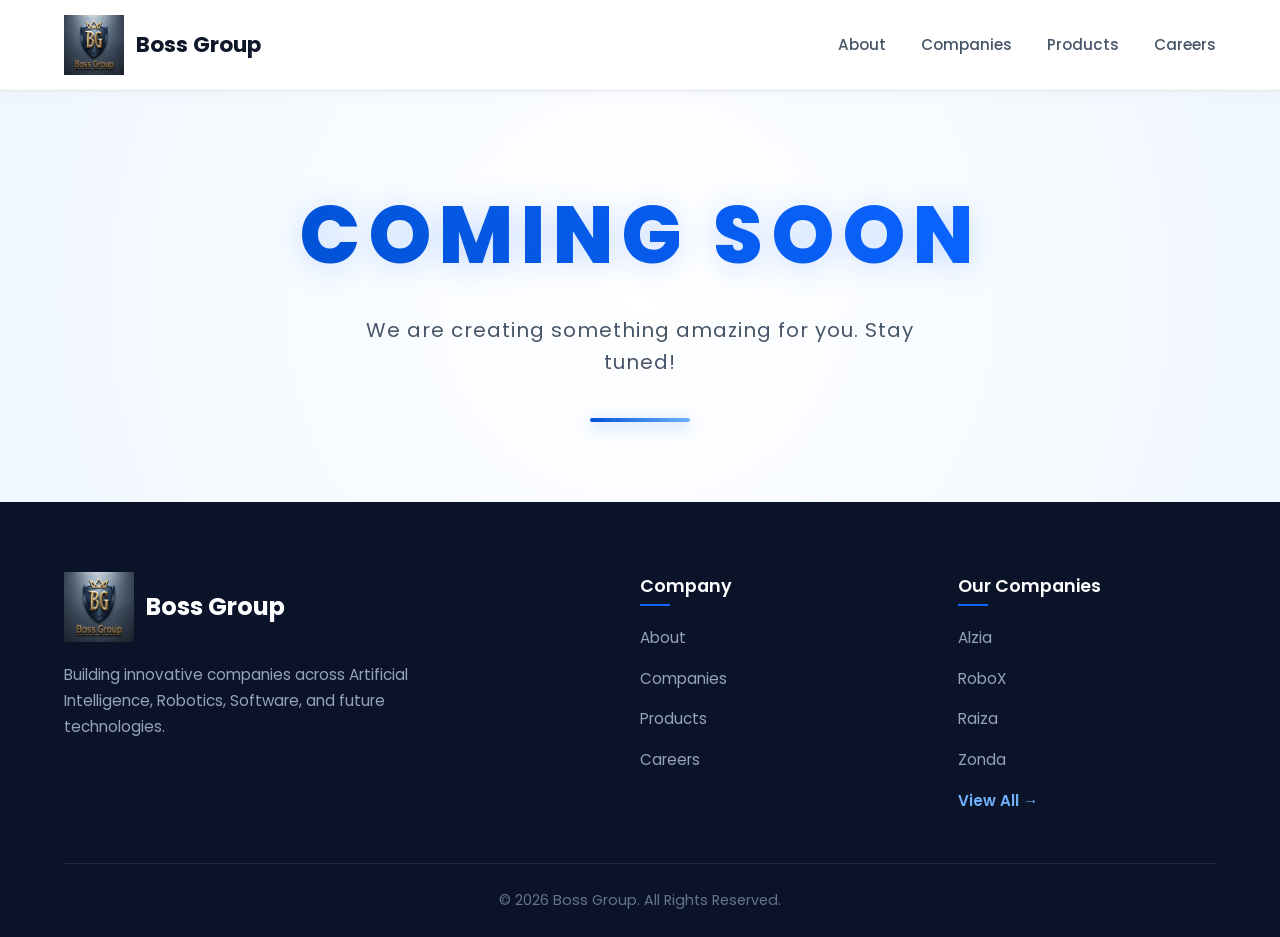
<file: achievements.html>
<!DOCTYPE html>
<html lang="en">

<head>

    <meta charset="UTF-8">

    <meta name="viewport"
          content="width=device-width, initial-scale=1.0">

    <title>Achievements | Boss Group</title>

    <meta name="description"
          content="Explore the official achievements, milestones, recognitions, and future accomplishments of Boss Group.">

    <meta name="keywords"
          content="Boss Group, Achievements, Milestones, Innovation, Technology, Awards">

    <meta name="author"
          content="Boss Group">

    <meta name="robots"
          content="index, follow">

    <meta name="theme-color"
          content="#0b63ff">

    <meta property="og:title"
          content="Achievements | Boss Group">

    <meta property="og:description"
          content="Official achievements and milestones of Boss Group.">

    <meta property="og:type"
          content="website">

    <meta property="og:image"
          content="BG.jpg">

    <link rel="icon"
          href="BG.jpg">

    <link rel="stylesheet"
          href="achievements.css">

    <link rel="preconnect"
          href="https://fonts.googleapis.com">

    <link rel="preconnect"
          href="https://fonts.gstatic.com"
          crossorigin>

    <link href="https://fonts.googleapis.com/css2?family=Poppins:wght@300;400;500;600;700;800&display=swap"
          rel="stylesheet">

</head>
<body>

<header>
    <div class="container">
        <a href="index.html" class="logo" aria-label="Boss Group Home">
            <img src="BG1.png" alt="Boss Group Logo" width="60" height="60">
            <span>Boss Group</span>
        </a>

        <nav id="mobileMenu" class="nav-menu" aria-label="Primary Navigation">
            <ul class="nav-links">
                <li><a href="index.html">About</a></li>
                <li><a href="companies.html">Companies</a></li>
                <li><a href="products.html">Products</a></li>
                <li><a href="jobs.html">Careers</a></li>
            </ul>
        </nav>

        <button class="menu-btn" id="menuBtn" aria-label="Open Navigation Menu" aria-expanded="false" aria-controls="mobileMenu">
            ☰
        </button>
    </div>
</header>

<main class="coming-soon-container">
    <div class="coming-soon-content">
        <h1 class="title">Coming Soon</h1>
        <p class="subtitle">We are creating something amazing for you. Stay tuned!</p>
        <div class="glow-line"></div>
    </div>
</main>

<footer id="footer">
    <div class="container footer-container">
        <div class="footer-grid">
            <div class="footer-brand">
                <a href="index.html" class="footer-logo">
                    <img src="BG1.png" alt="Boss Group Logo" width="70" height="70">
                    <span>Boss Group</span>
                </a>
                <p>Building innovative companies across Artificial Intelligence, Robotics, Software, and future technologies.</p>
            </div>

            <div class="footer-column">
                <h3>Company</h3>
                <ul>
                    <li><a href="index.html">About</a></li>
                    <li><a href="companies.html">Companies</a></li>
                    <li><a href="products.html">Products</a></li>
                    <li><a href="jobs.html">Careers</a></li>
                </ul>
            </div>

            <div class="footer-column">
                <h3>Our Companies</h3>
                <ul>
                    <li><a href="#">Alzia</a></li>
                    <li><a href="#">RoboX</a></li>
                    <li><a href="#">Raiza</a></li>
                    <li><a href="#">Zonda</a></li>
                    <li><a href="companies.html" class="view-all-btn">View All →</a></li>
                </ul>
            </div>
        </div>
        
        <div class="footer-bottom">
            <p>© 2026 Boss Group. All Rights Reserved.</p>
        </div>
    </div>
</footer>

<script src="achievements.js"></script>
</body>
</html>
</file>
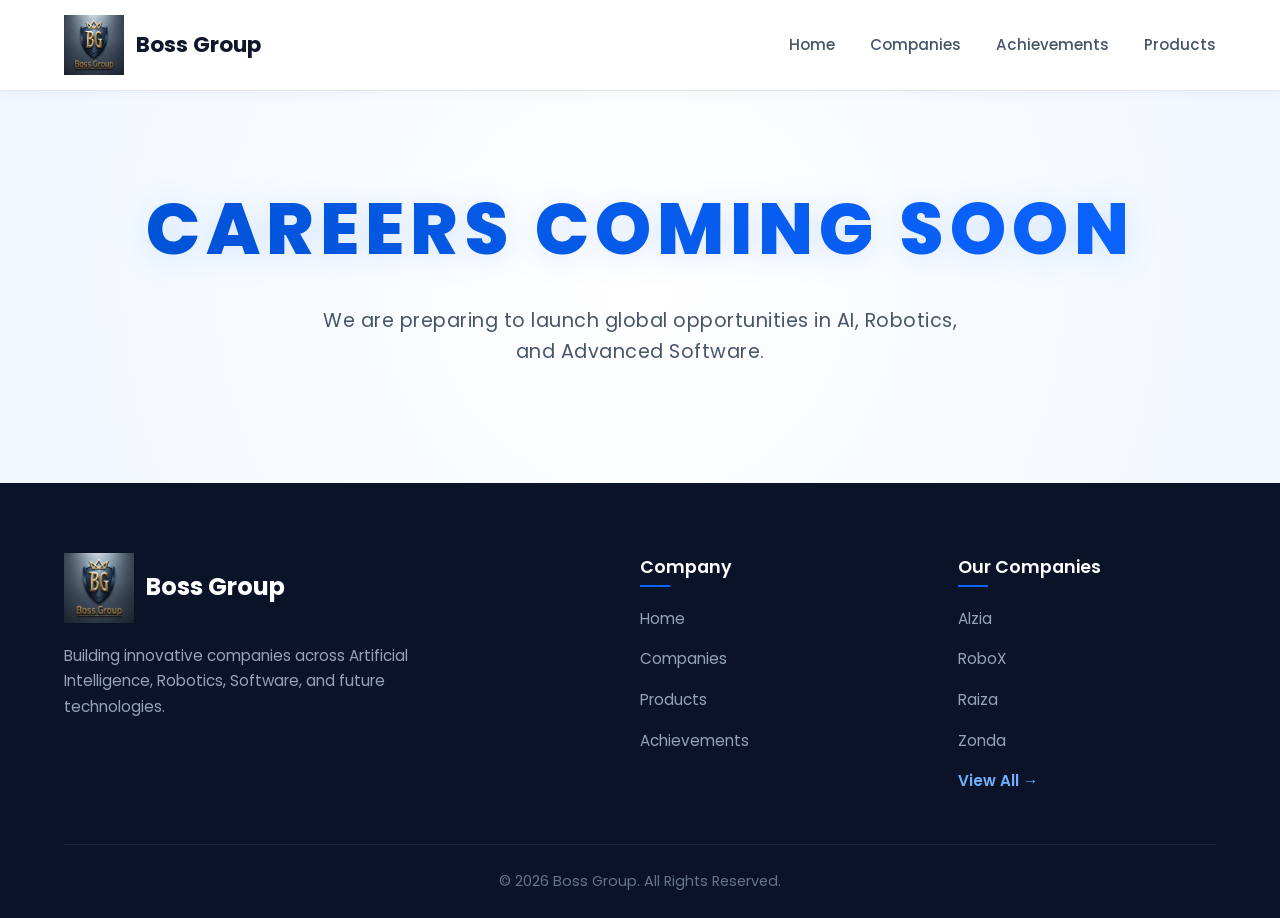
<file: jobs.html>
<!DOCTYPE html>
<html lang="en">

<head>
    <meta charset="UTF-8">
    <meta name="viewport" content="width=device-width, initial-scale=1.0">
    <title>Careers | Boss Group</title>
    <meta name="description" content="Join the team at Boss Group. Future technologies are currently under development.">
    <link rel="icon" href="BG.jpg">
    <link rel="stylesheet" href="jobs.css">
    <link rel="preconnect" href="https://fonts.googleapis.com">
    <link rel="preconnect" href="https://fonts.gstatic.com" crossorigin>
    <link href="https://fonts.googleapis.com/css2?family=Poppins:wght@300;400;500;600;700;800&display=swap" rel="stylesheet">
</head>

<body>

<header>
    <div class="container">
        <a href="index.html" class="logo" aria-label="Boss Group Home">
            <img src="BG1.png" alt="Boss Group Logo" width="60" height="60">
            <span>Boss Group</span>
        </a>

        <nav id="mobileMenu" class="nav-menu" aria-label="Primary Navigation">
            <ul class="nav-links">
                <li><a href="index.html">Home</a></li>
                <li><a href="companies.html">Companies</a></li>
                <li><a href="achievements.html">Achievements</a></li>
                <li><a href="products.html">Products </a></li>
            </ul>
        </nav>

        <button class="menu-btn" id="menuBtn" aria-label="Open Navigation Menu" aria-expanded="false" aria-controls="mobileMenu">
            ☰
        </button>
    </div>
</header>

<main class="coming-soon-container">
    <div class="coming-soon-content">
        <h1 class="title">Careers Coming Soon</h1>
        <p class="subtitle">We are preparing to launch global opportunities in AI, Robotics, and Advanced Software.</p>
</main>

<footer id="footer">
    <div class="container footer-container">
        <div class="footer-grid">
            <div class="footer-brand">
                <a href="index.html" class="footer-logo">
                    <img src="BG1.png" alt="Boss Group Logo" width="70" height="70">
                    <span>Boss Group</span>
                </a>
                <p>Building innovative companies across Artificial Intelligence, Robotics, Software, and future technologies.</p>
            </div>

            <div class="footer-column">
                <h3>Company</h3>
                <ul>
                    <li><a href="index.html">Home</a></li>
                    <li><a href="companies.html">Companies</a></li>
                    <li><a href="products.html">Products </a></li>
                    <li><a href="achievements.html">Achievements</a></li>
                </ul>
            </div>

            <div class="footer-column">
                <h3>Our Companies</h3>
                <ul>
                    <li><a href="#">Alzia</a></li>
                    <li><a href="#">RoboX</a></li>
                    <li><a href="#">Raiza</a></li>
                    <li><a href="#">Zonda</a></li>
                    <li><a href="companies.html" class="view-all-btn">View All →</a></li>
                </ul>
            </div>
        </div>
        
        <div class="footer-bottom">
            <p>© 2026 Boss Group. All Rights Reserved.</p>
        </div>
    </div>
</footer>

<script src="jobs.js"></script>
</body>
</html>
</file>
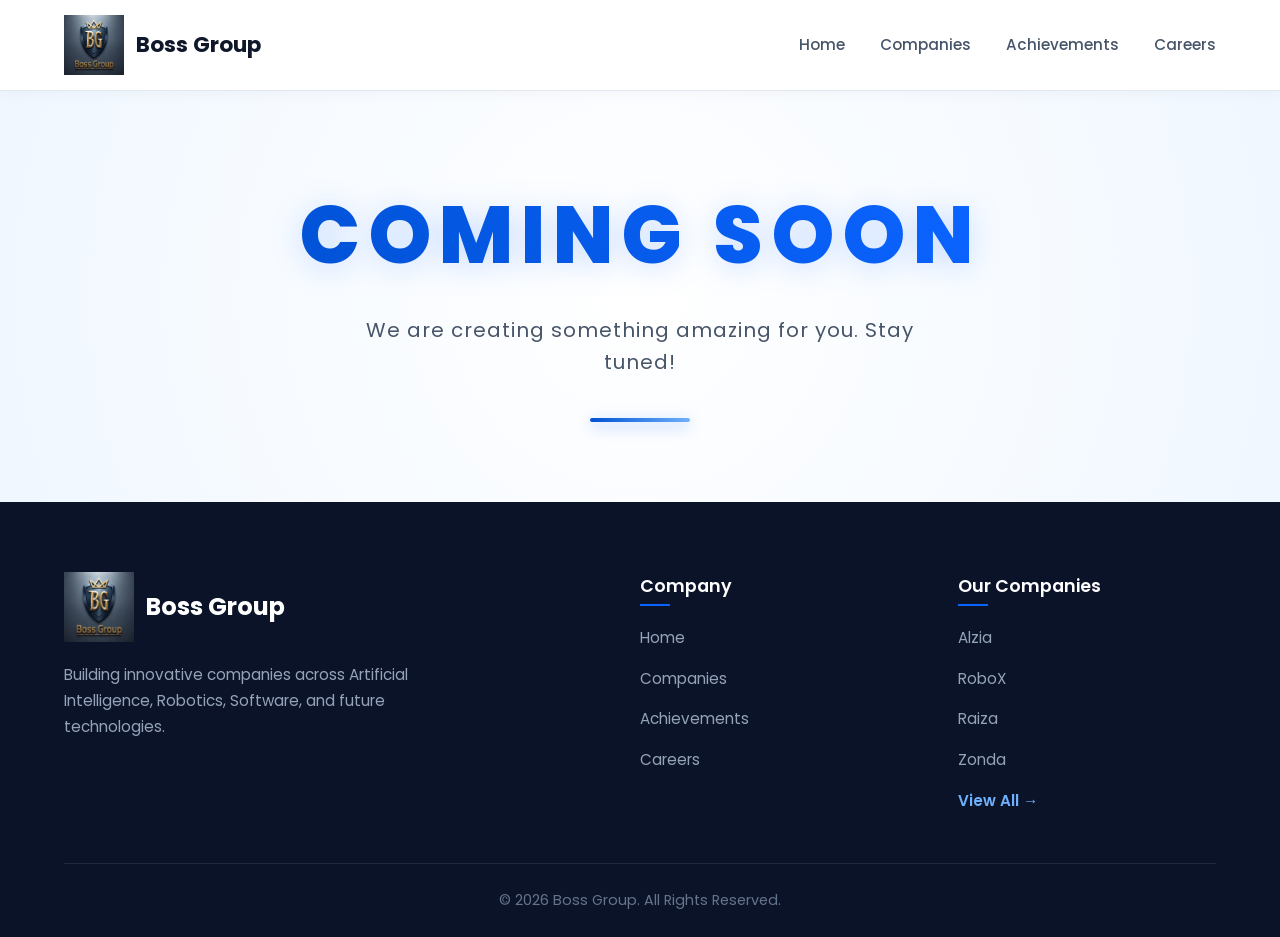
<file: products.html>
<!DOCTYPE html>
<html lang="en">

<head>
    <meta charset="UTF-8">
    <meta name="viewport" content="width=device-width, initial-scale=1.0">
    <title>Products | Boss Group</title>
    <meta name="description" content="Explore the future products of Boss Group. Innovative technologies are currently under development.">
    <link rel="icon" href="BG.jpg">
    <link rel="stylesheet" href="products.css">
    <link rel="preconnect" href="https://fonts.googleapis.com">
    <link rel="preconnect" href="https://fonts.gstatic.com" crossorigin>
    <link href="https://fonts.googleapis.com/css2?family=Poppins:wght@300;400;500;600;700;800&display=swap" rel="stylesheet">
</head>

<body>

<header>
    <div class="container">
        <a href="index.html" class="logo" aria-label="Boss Group Home">
            <img src="BG1.png" alt="Boss Group Logo" width="60" height="60">
            <span>Boss Group</span>
        </a>

        <nav id="mobileMenu" class="nav-menu" aria-label="Primary Navigation">
            <ul class="nav-links">
                <li><a href="index.html">Home</a></li>
                <li><a href="companies.html">Companies</a></li>
                <li><a href="achievements.html">Achievements</a></li>
                <li><a href="jobs.html">Careers</a></li>
            </ul>
        </nav>

        <button class="menu-btn" id="menuBtn" aria-label="Open Navigation Menu" aria-expanded="false" aria-controls="mobileMenu">
            ☰
        </button>
    </div>
</header>

<main class="coming-soon-container">
    <div class="coming-soon-content">
        <h1 class="title">Coming Soon</h1>
        <p class="subtitle">We are creating something amazing for you. Stay tuned!</p>
        <div class="glow-line"></div>
    </div>
</main>

<footer id="footer">
    <div class="container footer-container">
        <div class="footer-grid">
            <div class="footer-brand">
                <a href="index.html" class="footer-logo">
                    <img src="BG1.png" alt="Boss Group Logo" width="70" height="70">
                    <span>Boss Group</span>
                </a>
                <p>Building innovative companies across Artificial Intelligence, Robotics, Software, and future technologies.</p>
            </div>

            <div class="footer-column">
                <h3>Company</h3>
                <ul>
                    <li><a href="index.html">Home</a></li>
                    <li><a href="companies.html">Companies</a></li>
                    <li><a href="achievements.html">Achievements</a></li>
                    <li><a href="jobs.html">Careers</a></li>
                </ul>
            </div>

            <div class="footer-column">
                <h3>Our Companies</h3>
                <ul>
                    <li><a href="#">Alzia</a></li>
                    <li><a href="#">RoboX</a></li>
                    <li><a href="#">Raiza</a></li>
                    <li><a href="#">Zonda</a></li>
                    <li><a href="companies.html" class="view-all-btn">View All →</a></li>
                </ul>
            </div>
        </div>
        
        <div class="footer-bottom">
            <p>© 2026 Boss Group. All Rights Reserved.</p>
        </div>
    </div>
</footer>

<script src="products.js"></script>
</body>
</html>
</file>
<file: index.css>
@import url('https://fonts.googleapis.com/css2?family=Poppins:wght@300;400;500;600;700;800&family=Space+Grotesk:wght@500;600;700;800&display=swap');

:root{

    --bg:#0c0914;
    --white:#fff;
    --muted:#b9b9c5;

    --purple:#9b5cff;
    --pink:#ff70c9;

    --glass:rgba(255,255,255,.06);
    --border:rgba(255,255,255,.12);

    --shadow:0 15px 40px rgba(0,0,0,.35);

}


*{

    margin:0;
    padding:0;
    box-sizing:border-box;

}


html{

    scroll-behavior:smooth;

}


body{

    min-height:100vh;

    background:var(--bg);

    color:var(--white);

    font-family:"Poppins",sans-serif;

    overflow-x:hidden;

    -webkit-font-smoothing:antialiased;

    animation:pageEnter .8s ease;

}



body::before,
body::after{

    content:"";

    position:fixed;

    width:420px;
    height:420px;

    border-radius:50%;

    filter:blur(45px);

    z-index:-1;

}



body::before{

    top:-120px;
    left:-120px;

    background:

    radial-gradient(
    circle,
    rgba(255,112,201,.25),
    transparent 65%
    );

}



body::after{

    right:-100px;
    bottom:-100px;

    background:

    radial-gradient(
    circle,
    rgba(155,92,255,.22),
    transparent 65%
    );

}



a{

    text-decoration:none;

    color:inherit;

}



img{

    display:block;

    max-width:100%;

}



/* HEADER */


header{

    width:min(1200px,92%);

    margin:22px auto 0;

    padding:12px 20px;

    display:flex;

    align-items:center;

    justify-content:space-between;

    background:var(--glass);

    border:1px solid var(--border);

    border-radius:30px;

    backdrop-filter:blur(10px);

    box-shadow:var(--shadow);

    position:relative;

    z-index:10;

}



.brand{

    display:flex;

    align-items:center;

    gap:12px;

}



.brand img{

    width:48px;

    height:48px;

    object-fit:contain;

}



.brand span{

    font-family:"Space Grotesk",sans-serif;

    font-size:1.3rem;

    font-weight:800;

}



nav{

    display:flex;

    gap:28px;

}



nav a{

    color:#ddd;

    font-size:.95rem;

    font-weight:500;

    position:relative;

    transition:.3s;

}



nav a::after{

    content:"";

    position:absolute;

    left:0;

    bottom:-6px;

    width:0;

    height:2px;

    background:linear-gradient(
    90deg,
    var(--pink),
    var(--purple)
    );

    transition:.3s;

}



nav a:hover{

    color:#fff;

}



nav a:hover::after{

    width:100%;

}





/* HERO */


.hero{

    width:min(1100px,92%);

    min-height:calc(100vh - 120px);

    margin:auto;

    display:flex;

    flex-direction:column;

    justify-content:center;

    align-items:center;

    text-align:center;

    position:relative;

    z-index:2;

}



.hero::before{

    content:"";

    position:absolute;

    width:280px;

    height:280px;

    background:

    radial-gradient(
    circle,
    rgba(255,112,201,.18),
    transparent 70%
    );

    filter:blur(30px);

    z-index:-1;

    animation:softPulse 8s infinite alternate;

}



.welcome{

    font-family:"Space Grotesk",sans-serif;

    font-size:clamp(.8rem,2vw,1rem);

    font-weight:700;

    letter-spacing:8px;

    text-transform:uppercase;

    margin-bottom:20px;

}



.hero h1{

    font-family:"Space Grotesk",sans-serif;

    font-size:clamp(3.5rem,10vw,7rem);

    font-weight:800;

    line-height:1;

    letter-spacing:-2px;

    background:linear-gradient(
    90deg,
    #fff,
    #ffd6f4,
    #ffc79f,
    #fff
    );

    background-size:200%;

    -webkit-background-clip:text;

    -webkit-text-fill-color:transparent;

    animation:titleMove 12s linear infinite;

}



.hero h2{

    margin-top:25px;

    font-size:clamp(1.2rem,3vw,2rem);

    font-weight:600;

}



.about{

    max-width:750px;

    margin-top:25px;

    font-size:1.05rem;

    line-height:1.8;

    color:var(--muted);

}
.explore{

    margin-top:55px;

    display:flex;

    flex-direction:column;

    align-items:center;

    gap:30px;

}


.explore h3{

    font-family:"Space Grotesk",sans-serif;

    font-size:clamp(1.3rem,3vw,2.2rem);

    font-weight:700;

}



.buttons{

    display:flex;

    justify-content:center;

    align-items:center;

    gap:20px;

    flex-wrap:wrap;

}



.primary-btn,
.secondary-btn{

    position:relative;

    overflow:hidden;

    padding:16px 34px;

    border-radius:50px;

    font-size:1rem;

    font-weight:600;

    transition:.35s ease;

    cursor:pointer;

    user-select:none;

    -webkit-tap-highlight-color:transparent;

}



.primary-btn{

    color:white;

    background:linear-gradient(
    135deg,
    var(--pink),
    var(--purple)
    );

    box-shadow:0 12px 35px rgba(255,112,201,.25);

}



.primary-btn:hover{

    transform:translateY(-5px);

    box-shadow:0 20px 45px rgba(255,112,201,.35);

}



.secondary-btn{

    color:white;

    background:var(--glass);

    border:1px solid var(--border);

    backdrop-filter:blur(8px);

}



.secondary-btn:hover{

    transform:translateY(-5px);

    background:rgba(255,255,255,.12);

}



.primary-btn::before,
.secondary-btn::before{

    content:"";

    position:absolute;

    width:0;

    height:0;

    left:50%;

    top:50%;

    background:rgba(255,255,255,.18);

    border-radius:50%;

    transform:translate(-50%,-50%);

    transition:.6s;

}



.primary-btn:hover::before,
.secondary-btn:hover::before{

    width:350px;

    height:350px;

}



.primary-btn:active,
.secondary-btn:active{

    transform:scale(.96);

}



.cursor-glow{

    position:fixed;

    width:120px;

    height:120px;

    border-radius:50%;

    pointer-events:none;

    background:

    radial-gradient(
    circle,
    rgba(255,112,201,.18),
    transparent 70%
    );

    filter:blur(20px);

    transform:translate(-50%,-50%);

    z-index:5;

}



.hero .welcome,
.hero h1,
.hero h2,
.hero .about,
.hero .explore{

    opacity:0;

    animation:reveal .8s ease forwards;

}



.hero .welcome{

    animation-delay:.15s;

}



.hero h1{

    animation-delay:.3s;

}



.hero h2{

    animation-delay:.45s;

}



.hero .about{

    animation-delay:.6s;

}



.hero .explore{

    animation-delay:.75s;

}



@keyframes reveal{

    from{

        opacity:0;

        transform:translateY(30px);

    }

    to{

        opacity:1;

        transform:translateY(0);

    }

}



@keyframes pageEnter{

    from{

        opacity:0;

    }

    to{

        opacity:1;

    }

}



@keyframes titleMove{

    from{

        background-position:0%;

    }

    to{

        background-position:200%;

    }

}



@keyframes softPulse{

    from{

        transform:scale(1);

    }

    to{

        transform:scale(1.15);

    }

}



@media(max-width:900px){

    header{

        width:94%;

    }


    nav{

        gap:18px;

    }

}



@media(max-width:700px){

    header{

        flex-direction:column;

        gap:16px;

    }


    nav{

        justify-content:center;

        flex-wrap:wrap;

        gap:15px;

    }


    .brand img{

        width:44px;

        height:44px;

    }


    .hero{

        min-height:calc(100vh - 150px);

    }


    .welcome{

        letter-spacing:5px;

    }


    .about{

        font-size:.95rem;

        line-height:1.7;

    }


    .buttons{

        width:100%;

        flex-direction:column;

    }


    .primary-btn,
    .secondary-btn{

        width:90%;

        max-width:330px;

        text-align:center;

    }


    .cursor-glow{

        display:none;

    }

}



@media(max-width:400px){

    .hero h1{

        font-size:3rem;

    }


    .hero h2{

        font-size:1.15rem;

    }


    .about{

        font-size:.9rem;

    }

}



@media(prefers-reduced-motion:reduce){

    *{

        animation:none!important;

        transition:none!important;

    }

}
</file>
<file: about.css>
@import url('https://fonts.googleapis.com/css2?family=Plus+Jakarta+Sans:wght@300;400;500;600;700;800&display=swap');

:root {
    --bg-dark: #030712;
    --bg-surface: #090d16;
    --bg-card: rgba(255, 255, 255, 0.02);
    --border-glow: rgba(99, 102, 241, 0.15);
    --border-subtle: rgba(255, 255, 255, 0.06);
    --text-pure: #ffffff;
    --text-lead: #f3f4f6;
    --text-body: #9ca3af;
    --text-muted: #6b7280;
    --primary: #6366f1;
    --primary-hover: #4f46e5;
    --accent: #d946ef;
    --gradient-hero: linear-gradient(135deg, #6366f1 0%, #d946ef 100%);
    --gradient-card: linear-gradient(180deg, rgba(255, 255, 255, 0.03) 0%, rgba(255, 255, 255, 0) 100%);
    --transition-smooth: all 0.4s cubic-bezier(0.16, 1, 0.3, 1);
    --radius-lg: 20px;
    --radius-md: 12px;
    --radius-sm: 8px;
    --font-family: 'Plus Jakarta Sans', sans-serif;
    --shadow-premium: 0 20px 40px -15px rgba(0, 0, 0, 0.5);
    --shadow-glow: 0 0 30px rgba(99, 102, 241, 0.1);
}

*, *::before, *::after {
    margin: 0;
    padding: 0;
    box-sizing: border-box;
    -webkit-font-smoothing: antialiased;
    -moz-osx-font-smoothing: grayscale;
}

html, body {
    width: 100%;
    max-width: 100vw;
    overflow-x: hidden;
    scroll-behavior: smooth;
    background-color: var(--bg-dark);
    color: var(--text-body);
    font-family: var(--font-family);
    line-height: 1.6;
}

::-webkit-scrollbar {
    width: 10px;
}

::-webkit-scrollbar-track {
    background: var(--bg-dark);
}

::-webkit-scrollbar-thumb {
    background: #1f2937;
    border: 2px solid var(--bg-dark);
    border-radius: 10px;
}

::-webkit-scrollbar-thumb:hover {
    background: #374151;
}

.container {
    width: 100%;
    max-width: 1200px;
    margin-left: auto;
    margin-right: auto;
    padding-left: min(6%, 24px);
    padding-right: min(6%, 24px);
}

img {
    max-width: 100%;
    height: auto;
    display: block;
}

section {
    padding: clamp(60px, 8vw, 100px) 0;
    position: relative;
    border-bottom: 1px solid var(--border-subtle);
}

.section-heading {
    text-align: center;
    margin-bottom: clamp(40px, 6vw, 60px);
    max-width: 700px;
    margin-left: auto;
    margin-right: auto;
}

.section-tag {
    display: inline-block;
    font-size: 0.75rem;
    font-weight: 800;
    letter-spacing: 0.15em;
    text-transform: uppercase;
    color: var(--primary);
    margin-bottom: 12px;
}

.section-heading h2 {
    font-size: clamp(2rem, 4vw, 2.75rem);
    font-weight: 800;
    line-height: 1.25;
    color: var(--text-pure);
    margin-bottom: 16px;
    letter-spacing: -0.02em;
}

.section-subtitle {
    color: var(--text-body);
    font-size: clamp(0.95rem, 2vw, 1.1rem);
}

blockquote {
    font-style: italic;
    font-size: 1.25rem;
    border-left: 4px solid var(--primary);
    padding-left: 24px;
    margin: 32px 0;
    color: var(--text-lead);
}
header {
    position: fixed;
    top: 0;
    left: 0;
    width: 100%;
    z-index: 1000;
    background: rgba(3, 7, 18, 0.75);
    backdrop-filter: blur(20px);
    -webkit-backdrop-filter: blur(20px);
    border-bottom: 1px solid var(--border-subtle);
    height: 72px;
    display: flex;
    align-items: center;
    transition: var(--transition-smooth);
}

header .container {
    display: flex;
    justify-content: space-between;
    align-items: center;
    width: 100%;
}

.logo {
    display: flex;
    align-items: center;
    gap: 10px;
    text-decoration: none;
    color: var(--text-pure);
    font-weight: 800;
    font-size: clamp(1.1rem, 2vw, 1.35rem);
    letter-spacing: -0.01em;
}

.logo img {
    height: 32px;
    width: auto;
    border-radius: var(--radius-sm);
}

.nav-links {
    display: flex;
    align-items: center;
    list-style: none;
    gap: 32px;
}

.nav-links a {
    text-decoration: none;
    color: var(--text-body);
    font-weight: 500;
    font-size: 0.95rem;
    position: relative;
    transition: var(--transition-smooth);
    padding: 6px 0;
}

.nav-links a:hover {
    color: var(--text-pure);
}

.nav-links a::after {
    content: '';
    position: absolute;
    bottom: 0;
    left: 0;
    width: 0;
    height: 2px;
    background: var(--gradient-hero);
    transition: var(--transition-smooth);
    border-radius: 2px;
}

.nav-links a:hover::after {
    width: 100%;
}

.menu-btn {
    display: none;
    background: none;
    border: none;
    color: var(--text-pure);
    font-size: 1.5rem;
    cursor: pointer;
    padding: 4px;
    transition: var(--transition-smooth);
}

.btn {
    display: inline-flex;
    align-items: center;
    justify-content: center;
    padding: 10px 24px;
    border-radius: var(--radius-sm);
    font-weight: 600;
    font-size: 0.95rem;
    text-decoration: none;
    transition: var(--transition-smooth);
    cursor: pointer;
    white-space: nowrap;
}

.btn-primary {
    background: var(--primary);
    color: var(--text-pure);
    border: 1px solid transparent;
    box-shadow: 0 4px 14px rgba(99, 102, 241, 0.25);
}

.btn-primary:hover {
    background: var(--primary-hover);
    box-shadow: 0 6px 20px rgba(99, 102, 241, 0.4);
    transform: translateY(-1px);
}

.btn-secondary {
    background: var(--bg-card);
    color: var(--text-lead);
    border: 1px solid var(--border-subtle);
    backdrop-filter: blur(4px);
}

.btn-secondary:hover {
    background: rgba(255, 255, 255, 0.05);
    border-color: rgba(255, 255, 255, 0.15);
    color: var(--text-pure);
    transform: translateY(-1px);
}
#hero {
    padding-top: clamp(120px, 15vh, 160px);
    padding-bottom: clamp(60px, 8vw, 100px);
    background: radial-gradient(circle at 10% 20%, rgba(99, 102, 241, 0.03) 0%, transparent 50%);
    overflow: hidden;
}

.hero-container {
    display: grid;
    grid-template-columns: 1.2fr 0.8fr;
    gap: clamp(32px, 5vw, 48px);
    align-items: center;
}

.hero-tag {
    display: inline-block;
    font-size: 0.75rem;
    font-weight: 800;
    letter-spacing: 0.15em;
    text-transform: uppercase;
    color: var(--accent);
    margin-bottom: 16px;
}

.hero-content h1 {
    font-size: clamp(2.5rem, 5vw, 4.25rem);
    font-weight: 900;
    letter-spacing: -0.03em;
    line-height: 1.1;
    margin-bottom: 12px;
    background: var(--gradient-hero);
    -webkit-background-clip: text;
    -webkit-text-fill-color: transparent;
}

.hero-content h2 {
    font-size: clamp(1.5rem, 3vw, 2.25rem);
    font-weight: 700;
    color: var(--text-pure);
    margin-bottom: 24px;
    letter-spacing: -0.01em;
}

.hero-content p {
    color: var(--text-body);
    font-size: clamp(1rem, 2vw, 1.15rem);
    margin-bottom: 36px;
    max-width: 540px;
}

.hero-buttons {
    display: flex;
    flex-wrap: wrap;
    gap: 16px;
    margin-bottom: 48px;
}

.hero-stats {
    display: flex;
    flex-wrap: wrap;
    gap: clamp(24px, 4vw, 40px);
}

.hero-stat-item h3 {
    font-size: clamp(1.75rem, 3vw, 2.25rem);
    font-weight: 800;
    color: var(--text-pure);
    line-height: 1.2;
}

.hero-stat-item p {
    font-size: 0.85rem;
    color: var(--text-muted);
    text-transform: uppercase;
    letter-spacing: 0.05em;
}

.hero-image {
    position: relative;
    display: flex;
    justify-content: center;
    align-items: center;
    width: 100%;
}

.hero-image img {
    width: 100%;
    max-width: 440px;
    height: auto;
    border-radius: var(--radius-lg);
    box-shadow: var(--shadow-premium), var(--shadow-glow);
    border: 1px solid var(--border-subtle);
    animation: floatAnimation 6s ease-in-out infinite;
}

@keyframes floatAnimation {
    0%, 100% { transform: translateY(0); }
    50% { transform: translateY(-10px); }
}

.about-grid {
    display: grid;
    grid-template-columns: 1.1fr 0.9fr;
    gap: clamp(32px, 5vw, 48px);
    align-items: start;
}

.about-text p {
    color: var(--text-body);
    font-size: 1.05rem;
    margin-bottom: 24px;
}

.about-text .btn {
    margin-top: 12px;
}

.about-highlights {
    display: grid;
    grid-template-columns: repeat(auto-fit, minmax(min(100%, 200px), 1fr));
    gap: 20px;
}

.highlight-card {
    background: var(--bg-card);
    background-image: var(--gradient-card);
    border: 1px solid var(--border-subtle);
    padding: 24px;
    border-radius: var(--radius-md);
    transition: var(--transition-smooth);
}

.highlight-card:hover {
    border-color: rgba(217, 70, 239, 0.3);
    box-shadow: var(--shadow-glow);
    transform: translateY(-4px);
}

.highlight-card h3 {
    font-size: 1.15rem;
    color: var(--text-pure);
    margin-bottom: 8px;
}

.highlight-card p {
    font-size: 0.9rem;
    color: var(--text-body);
}

.stats-grid {
    display: grid;
    grid-template-columns: repeat(auto-fit, minmax(min(100%, 220px), 1fr));
    gap: 24px;
}

.stat-card {
    background: var(--bg-card);
    background-image: var(--gradient-card);
    border: 1px solid var(--border-subtle);
    padding: 36px 24px;
    border-radius: var(--radius-lg);
    text-align: center;
    transition: var(--transition-smooth);
}

.stat-card:hover {
    border-color: var(--border-glow);
    transform: translateY(-2px);
}

.stat-card h2 {
    font-size: clamp(2.5rem, 4vw, 3.25rem);
    font-weight: 800;
    margin-bottom: 8px;
    background: var(--gradient-hero);
    -webkit-background-clip: text;
    -webkit-text-fill-color: transparent;
    letter-spacing: -0.02em;
}

.stat-card p {
    color: var(--text-body);
    font-size: 0.95rem;
    font-weight: 500;
}
.features-grid {
    display: grid;
    grid-template-columns: repeat(auto-fit, minmax(min(100%, 280px), 1fr));
    gap: 24px;
}

.feature-card {
    background: var(--bg-card);
    background-image: var(--gradient-card);
    border: 1px solid var(--border-subtle);
    padding: 32px;
    border-radius: var(--radius-lg);
    transition: var(--transition-smooth);
}

.feature-card:hover {
    border-color: var(--border-glow);
    transform: translateY(-4px);
    box-shadow: var(--shadow-glow);
}

.feature-card h3 {
    font-size: 1.3rem;
    color: var(--text-pure);
    margin-bottom: 12px;
    letter-spacing: -0.01em;
}

.feature-card p {
    color: var(--text-body);
    font-size: 0.95rem;
}

.companies-grid {
    display: grid;
    grid-template-columns: repeat(auto-fit, minmax(min(100%, 280px), 1fr));
    gap: 24px;
    margin-bottom: 48px;
}

.company-card {
    background: var(--bg-card);
    background-image: var(--gradient-card);
    border: 1px solid var(--border-subtle);
    border-radius: var(--radius-lg);
    padding: 32px;
    transition: var(--transition-smooth);
    display: flex;
    flex-direction: column;
    justify-content: space-between;
}

.company-card:hover {
    border-color: rgba(217, 70, 239, 0.2);
    background: rgba(255, 255, 255, 0.03);
    transform: translateY(-4px);
    box-shadow: var(--shadow-glow);
}

.company-card img {
    width: 56px;
    height: 56px;
    object-fit: cover;
    border-radius: var(--radius-md);
    margin-bottom: 20px;
    border: 1px solid var(--border-subtle);
}

.company-card h3 {
    font-size: 1.35rem;
    color: var(--text-pure);
    margin-bottom: 12px;
}

.company-card p {
    color: var(--text-body);
    font-size: 0.95rem;
    margin-bottom: 20px;
}

.company-link {
    color: var(--primary);
    text-decoration: none;
    font-weight: 600;
    font-size: 0.95rem;
    display: inline-flex;
    align-items: center;
    transition: var(--transition-smooth);
}

.company-link:hover {
    color: var(--accent);
    transform: translateX(4px);
}

.companies-footer {
    text-align: center;
    background: var(--bg-card);
    border: 1px solid var(--border-subtle);
    padding: 40px min(6%, 32px);
    border-radius: var(--radius-lg);
    max-width: 800px;
    margin: 40px auto 0 auto;
}

.companies-footer h3 {
    color: var(--text-pure);
    margin-bottom: 12px;
    font-size: 1.4rem;
}

.companies-footer p {
    color: var(--text-body);
    margin-bottom: 24px;
}

.timeline {
    position: relative;
    max-width: 800px;
    margin: 0 auto;
    padding-left: 24px;
    border-left: 2px solid var(--border-subtle);
}

.timeline-item {
    position: relative;
    margin-bottom: 40px;
}

.timeline-item:last-child {
    margin-bottom: 0;
}

.timeline-item::before {
    content: '';
    position: absolute;
    left: -31px;
    top: 6px;
    width: 12px;
    height: 12px;
    border-radius: 50%;
    background: var(--primary);
    border: 3px solid var(--bg-dark);
    box-shadow: 0 0 10px var(--primary);
}

.timeline-item h3 {
    font-size: 1.4rem;
    color: var(--text-pure);
    margin-bottom: 8px;
}

.timeline-item p {
    color: var(--text-body);
    font-size: 0.95rem;
}

.leaders-grid {
    display: grid;
    grid-template-columns: repeat(auto-fit, minmax(min(100%, 280px), 1fr));
    gap: 32px;
}

.leader-card {
    background: var(--bg-card);
    background-image: var(--gradient-card);
    border: 1px solid var(--border-subtle);
    border-radius: var(--radius-lg);
    padding: 32px;
    text-align: center;
    transition: var(--transition-smooth);
}

.leader-card:hover {
    border-color: var(--border-glow);
    transform: translateY(-4px);
    box-shadow: var(--shadow-glow);
}

.leader-card img {
    width: 110px;
    height: 110px;
    border-radius: 50%;
    object-fit: cover;
    margin-left: auto;
    margin-right: auto;
    margin-bottom: 20px;
    border: 2px solid rgba(99, 102, 241, 0.2);
    box-shadow: var(--shadow-glow);
}

.leader-card h3 {
    font-size: 1.3rem;
    color: var(--text-pure);
    margin-bottom: 4px;
}

.leader-card h4 {
    font-size: 0.9rem;
    color: var(--primary);
    font-weight: 600;
    margin-bottom: 16px;
    text-transform: uppercase;
    letter-spacing: 0.05em;
}

.leader-card p {
    color: var(--text-body);
    font-size: 0.9rem;
}

.products-grid, .services-grid, .culture-grid, .presence-grid, .contact-grid {
    display: grid;
    grid-template-columns: repeat(auto-fit, minmax(min(100%, 280px), 1fr));
    gap: 24px;
}

.product-card, .service-card, .culture-card, .presence-card, .contact-card {
    background: var(--bg-card);
    background-image: var(--gradient-card);
    border: 1px solid var(--border-subtle);
    border-radius: var(--radius-lg);
    padding: 32px;
    transition: var(--transition-smooth);
}

.product-card:hover, .service-card:hover, .culture-card:hover, .presence-card:hover, .contact-card:hover {
    border-color: var(--border-glow);
    transform: translateY(-4px);
    box-shadow: var(--shadow-glow);
}

.product-card h3, .service-card h3, .culture-card h3, .presence-card h3, .contact-card h3 {
    font-size: 1.25rem;
    color: var(--text-pure);
    margin-bottom: 12px;
}

.product-card p, .service-card p, .culture-card p, .presence-card p, .contact-card p {
    color: var(--text-body);
    font-size: 0.95rem;
}

.careers-content {
    background: var(--bg-card);
    background-image: var(--gradient-card);
    border: 1px solid var(--border-subtle);
    border-radius: var(--radius-lg);
    padding: clamp(32px, 5vw, 48px);
    max-width: 900px;
    margin: 0 auto;
    text-align: center;
}

.careers-content > p {
    font-size: 1.1rem;
    color: var(--text-body);
    margin-bottom: 36px;
}

.career-highlights {
    display: grid;
    grid-template-columns: repeat(auto-fit, minmax(min(100%, 240px), 1fr));
    gap: 24px;
    margin-bottom: 40px;
    text-align: left;
}

.career-item h3 {
    font-size: 1.1rem;
    color: var(--text-pure);
    margin-bottom: 8px;
}

.career-item p {
    font-size: 0.9rem;
    color: var(--text-body);
}

#contact-preview .btn-secondary {
    display: block;
    width: max-content;
    margin: 32px auto 0 auto;
}

#cta {
    background: radial-gradient(circle at center, rgba(168, 85, 247, 0.08) 0%, transparent 70%);
    text-align: center;
    padding: clamp(60px, 10vw, 100px) 0;
}

.cta-content h2 {
    font-size: clamp(2.25rem, 5vw, 3.5rem);
    font-weight: 800;
    color: var(--text-pure);
    margin-bottom: 16px;
    letter-spacing: -0.02em;
}

.cta-content p {
    color: var(--text-body);
    font-size: clamp(1rem, 2vw, 1.2rem);
    max-width: 640px;
    margin: 0 auto 36px auto;
}

.cta-buttons {
    display: flex;
    flex-wrap: wrap;
    justify-content: center;
    gap: 16px;
}

footer {
    background: linear-gradient(180deg, #040712 0%, #01030a 100%);
    padding: clamp(60px, 8vw, 90px) 0 40px 0;
    border-top: 1px solid var(--border-subtle);
    position: relative;
}

footer::before {
    content: '';
    position: absolute;
    top: -1px;
    left: 50%;
    transform: translateX(-50%);
    width: 86%;
    height: 1px;
    background: linear-gradient(90deg, transparent, var(--primary), var(--accent), transparent);
}

.footer-grid {
    display: grid;
    grid-template-columns: 1.4fr repeat(3, 1fr);
    gap: clamp(32px, 4vw, 48px);
    margin-bottom: 48px;
}

.footer-brand .footer-logo {
    display: inline-flex;
    align-items: center;
    gap: 10px;
    text-decoration: none;
    color: var(--text-pure);
    font-weight: 800;
    font-size: 1.5rem;
    margin-bottom: 18px;
    letter-spacing: -0.01em;
}

.footer-brand p {
    color: var(--text-body);
    font-size: 0.95rem;
    line-height: 1.6;
    max-width: 320px;
}

.footer-column h3 {
    font-size: 0.8rem;
    margin-bottom: 24px;
    text-transform: uppercase;
    letter-spacing: 0.15em;
    font-weight: 700;
    color: var(--text-pure);
}

.footer-column ul {
    list-style: none;
}

.footer-column li {
    margin-bottom: 14px;
}

.footer-column a {
    color: var(--text-body);
    text-decoration: none;
    font-size: 0.95rem;
    transition: var(--transition-smooth);
    display: inline-block;
}

.footer-column a:hover {
    color: var(--text-pure);
    transform: translateX(4px);
}

.footer-newsletter {
    background: rgba(255, 255, 255, 0.01);
    background-image: linear-gradient(135deg, rgba(255, 255, 255, 0.02) 0%, rgba(255, 255, 255, 0) 100%);
    border: 1px solid var(--border-subtle);
    border-radius: var(--radius-lg);
    padding: clamp(24px, 4vw, 40px);
    margin-bottom: 48px;
    display: flex;
    justify-content: space-between;
    align-items: center;
    flex-wrap: wrap;
    gap: 24px;
    backdrop-filter: blur(12px);
    -webkit-backdrop-filter: blur(12px);
}

.footer-newsletter-text {
    flex: 1;
    min-width: 260px;
}

.footer-newsletter h3 {
    font-size: 1.35rem;
    font-weight: 700;
    color: var(--text-pure);
    margin-bottom: 6px;
}

.footer-newsletter p {
    color: var(--text-body);
    font-size: 0.95rem;
}

.footer-newsletter form {
    display: flex;
    gap: 12px;
    width: 100%;
    max-width: 460px;
    flex-wrap: wrap;
}

.footer-newsletter input[type="email"] {
    flex: 1;
    min-width: 200px;
    background: rgba(3, 7, 18, 0.6);
    border: 1px solid var(--border-subtle);
    padding: 12px 18px;
    border-radius: var(--radius-sm);
    color: var(--text-pure);
    font-size: 0.95rem;
    transition: var(--transition-smooth);
}

.footer-newsletter input[type="email"]:focus {
    outline: none;
    border-color: var(--primary);
    box-shadow: 0 0 15px rgba(99, 102, 241, 0.15);
}

.footer-newsletter .btn-primary {
    padding: 12px 24px;
}

footer hr {
    border: 0;
    border-top: 1px solid var(--border-subtle);
    margin-bottom: 32px;
}

.footer-bottom {
    display: flex;
    justify-content: space-between;
    align-items: center;
    flex-wrap: wrap;
    gap: 20px;
    color: var(--text-muted);
    font-size: 0.9rem;
}

.footer-socials {
    display: flex;
    gap: 12px;
}

.footer-socials a {
    display: flex;
    align-items: center;
    justify-content: center;
    width: 38px;
    height: 38px;
    background: var(--bg-card);
    border: 1px solid var(--border-subtle);
    border-radius: 50%;
    color: var(--text-body);
    text-decoration: none;
    transition: var(--transition-smooth);
}

.footer-socials a:hover {
    background: var(--primary);
    color: var(--text-pure);
    border-color: transparent;
    box-shadow: 0 0 15px rgba(99, 102, 241, 0.3);
    transform: translateY(-3px);
}

.scroll-top-btn {
    position: fixed;
    bottom: 24px;
    right: 24px;
    width: 44px;
    height: 44px;
    background: var(--primary);
    border: none;
    border-radius: 50%;
    color: var(--text-pure);
    cursor: pointer;
    display: flex;
    align-items: center;
    justify-content: center;
    box-shadow: 0 4px 15px rgba(99, 102, 241, 0.3);
    opacity: 0;
    pointer-events: none;
    transition: var(--transition-smooth);
    z-index: 999;
}

.scroll-top-btn.show {
    opacity: 1;
    pointer-events: auto;
}

.scroll-top-btn:hover {
    background: var(--primary-hover);
    transform: translateY(-3px);
}

@media (max-width: 992px) {
    .hero-container {
        grid-template-columns: 1fr;
        text-align: center;
    }
    .hero-content p {
        margin-left: auto;
        margin-right: auto;
    }
    .hero-buttons, .hero-stats {
        justify-content: center;
    }
    .about-grid {
        grid-template-columns: 1fr;
    }
    .footer-grid {
        grid-template-columns: 1fr 1fr;
    }
}

@media (max-width: 768px) {
    header {
        height: 64px;
    }
    .menu-btn {
        display: block;
    }
    .nav-links {
        display: none;
    }
    .footer-grid {
        grid-template-columns: 1fr;
        gap: 36px;
        text-align: center;
    }
    .footer-newsletter form {
        max-width: 100%;
    }
    .footer-newsletter input[type="email"] {
        width: 100%;
    }
    .footer-newsletter .btn {
        width: 100%;
    }
    .footer-bottom {
        flex-direction: column-reverse;
        text-align: center;
    }
}

@media (max-width: 768px) {
    .nav-links {
        display: flex !important;
        flex-direction: column;
        position: fixed;
        top: 64px;
        right: -100%;
        width: 80%;
        max-width: 300px;
        height: calc(100vh - 64px);
        background: rgba(4, 7, 18, 0.96);
        backdrop-filter: blur(20px);
        -webkit-backdrop-filter: blur(20px);
        border-left: 1px solid var(--border-subtle);
        padding: 40px 24px;
        gap: 24px;
        transition: var(--transition-smooth);
        z-index: 999;
    }

    .nav-links.active {
        right: 0;
        box-shadow: -10px 0 30px rgba(0, 0, 0, 0.6);
    }
    
    header.scrolled {
        background: rgba(3, 7, 18, 0.95);
        border-bottom: 1px solid rgba(255, 255, 255, 0.1);
        box-shadow: 0 4px 20px rgba(0, 0, 0, 0.4);
    }
}
</file>
<file: achievements.css>
:root {
    --primary: #0b63ff;
    --dark: #0f172a;
    --muted: #475569;
    --light-bg: #ffffff;
    --gradient: radial-gradient(circle at center, #ffffff 0%, #f0f7ff 100%);
    --border: #e2e8f0;
}

* {
    margin: 0;
    padding: 0;
    box-sizing: border-box;
}

body {
    font-family: 'Poppins', sans-serif;
    color: var(--dark);
    background-color: var(--light-bg);
    line-height: 1.6;
    display: flex;
    flex-direction: column;
    min-height: 100vh;
}

.container {
    width: 90%;
    max-width: 1200px;
    margin: 0 auto;
    display: flex;
    justify-content: space-between;
    align-items: center;
}

header {
    background: #ffffff;
    padding: 15px 0;
    box-shadow: 0 2px 15px rgba(0, 0, 0, 0.04);
    position: sticky;
    top: 0;
    z-index: 1000;
    border-bottom: 1px solid var(--border);
    will-change: transform;
}

.logo {
    display: flex;
    align-items: center;
    gap: 12px;
    text-decoration: none;
    color: var(--dark);
    font-weight: 700;
    font-size: 1.35rem;
}

.nav-links {
    display: flex;
    list-style: none;
    gap: 35px;
}

.nav-links a {
    text-decoration: none;
    color: var(--muted);
    font-weight: 500;
    font-size: 0.95rem;
    transition: color 0.2s ease;
    position: relative;
    padding: 5px 0;
}

.nav-links a:hover {
    color: var(--primary);
}

.nav-links a::after {
    content: '';
    position: absolute;
    bottom: 0;
    left: 0;
    width: 0;
    height: 2px;
    background: var(--primary);
    transition: width 0.2s ease;
}

.nav-links a:hover::after {
    width: 100%;
}

.menu-btn {
    display: none;
    background: none;
    border: none;
    font-size: 1.8rem;
    cursor: pointer;
    color: var(--dark);
    padding: 5px;
    z-index: 1001;
}

.coming-soon-container {
    flex: 1;
    display: flex;
    justify-content: center;
    align-items: center;
    background: var(--gradient);
    padding: 80px 20px;
}

.coming-soon-content {
    text-align: center;
    animation: fadeInUp 1s cubic-bezier(0.16, 1, 0.3, 1);
}

.title {
    font-size: 5rem;
    font-weight: 800;
    text-transform: uppercase;
    letter-spacing: 8px;
    margin: 0 0 15px 0;
    background: linear-gradient(45deg, #0052d4, var(--primary), #6fb1fc);
    background-size: 200% auto;
    -webkit-background-clip: text;
    -webkit-text-fill-color: transparent;
    animation: shine 4s linear infinite;
    filter: drop-shadow(0 4px 15px rgba(11, 99, 255, 0.2));
}

.subtitle {
    font-size: 1.25rem;
    font-weight: 400;
    color: var(--muted);
    letter-spacing: 1px;
    margin-bottom: 40px;
    max-width: 600px;
    margin-left: auto;
    margin-right: auto;
}

.glow-line {
    height: 4px;
    width: 100px;
    background: linear-gradient(90deg, #0052d4, #6fb1fc);
    margin: 0 auto;
    border-radius: 5px;
    box-shadow: 0 4px 15px rgba(11, 99, 255, 0.4);
    animation: pulse 2s infinite alternate;
}

footer {
    background: #0b1329;
    padding: 70px 0 25px 0;
}

.footer-container {
    display: flex;
    flex-direction: column;
    gap: 50px;
}

.footer-grid {
    display: grid;
    grid-template-columns: 2fr 1fr 1fr;
    gap: 60px;
    width: 100%;
}

.footer-brand {
    display: flex;
    flex-direction: column;
    gap: 20px;
}

.footer-logo {
    display: flex;
    align-items: center;
    gap: 12px;
    text-decoration: none;
    color: #ffffff;
    font-weight: 700;
    font-size: 1.5rem;
}

.footer-brand p {
    color: #94a3b8;
    font-size: 0.95rem;
    max-width: 420px;
    line-height: 1.7;
}

.footer-column h3 {
    font-size: 1.1rem;
    font-weight: 600;
    margin-bottom: 25px;
    color: #ffffff;
    position: relative;
}

.footer-column h3::after {
    content: '';
    position: absolute;
    bottom: -6px;
    left: 0;
    width: 30px;
    height: 2px;
    background: var(--primary);
}

.footer-column ul {
    list-style: none;
    display: flex;
    flex-direction: column;
    gap: 15px;
}

.footer-column ul a {
    text-decoration: none;
    color: #94a3b8;
    font-size: 0.95rem;
    transition: all 0.2s ease;
    display: inline-block;
}

.footer-column ul a:hover {
    color: #ffffff;
    transform: translateX(5px);
}

.view-all-btn {
    color: #6fb1fc !important;
    font-weight: 600;
}

.footer-bottom {
    border-top: 1px solid #1e293b;
    padding-top: 25px;
    text-align: center;
    width: 100%;
}

.footer-bottom p {
    color: #64748b;
    font-size: 0.9rem;
}

@keyframes shine {
    to { background-position: 200% center; }
}

@keyframes pulse {
    0% { transform: scaleX(1); opacity: 0.8; }
    100% { transform: scaleX(1.3); opacity: 1; }
}

@keyframes fadeInUp {
    0% { opacity: 0; transform: translateY(30px); }
    100% { opacity: 1; transform: translateY(0); }
}

@media (max-width: 968px) {
    .footer-grid {
        grid-template-columns: 1fr 1fr;
        gap: 40px;
    }
    .footer-brand {
        grid-column: span 2;
    }
    .title {
        font-size: 4rem;
    }
}

@media (max-width: 768px) {
    .menu-btn {
        display: block;
    }

    .nav-menu {
        position: fixed;
        top: 0;
        right: -100%;
        width: 75%;
        max-width: 300px;
        height: 100vh;
        background: #ffffff;
        box-shadow: -10px 0 30px rgba(0,0,0,0.05);
        padding: 100px 40px;
        transition: right 0.3s ease;
        z-index: 1000;
    }

    .nav-menu.active {
        right: 0;
    }

    .nav-links {
        flex-direction: column;
        gap: 30px;
    }

    .nav-links a {
        font-size: 1.1rem;
        display: block;
    }

    .title {
        font-size: 2.8rem;
        letter-spacing: 4px;
    }

    .subtitle {
        font-size: 1rem;
    }

    .footer-grid {
        grid-template-columns: 1fr;
        gap: 35px;
    }

    .footer-brand {
        grid-column: span 1;
    }
}
</file>
<file: jobs.css>
:root {
    --primary: #0b63ff;
    --dark: #0f172a;
    --muted: #475569;
    --light-bg: #ffffff;
    --gradient: radial-gradient(circle at center, #ffffff 0%, #f0f7ff 100%);
    --border: #e2e8f0;
}

* {
    margin: 0;
    padding: 0;
    box-sizing: border-box;
}

body {
    font-family: 'Poppins', sans-serif;
    color: var(--dark);
    background-color: var(--light-bg);
    line-height: 1.6;
    display: flex;
    flex-direction: column;
    min-height: 100vh;
}

.container {
    width: 90%;
    max-width: 1200px;
    margin: 0 auto;
    display: flex;
    justify-content: space-between;
    align-items: center;
}

header {
    background: #ffffff;
    padding: 15px 0;
    box-shadow: 0 2px 15px rgba(0, 0, 0, 0.04);
    position: sticky;
    top: 0;
    z-index: 1000;
    border-bottom: 1px solid var(--border);
}

.logo {
    display: flex;
    align-items: center;
    gap: 12px;
    text-decoration: none;
    color: var(--dark);
    font-weight: 700;
    font-size: 1.35rem;
}

.nav-links {
    display: flex;
    list-style: none;
    gap: 35px;
}

.nav-links a {
    text-decoration: none;
    color: var(--muted);
    font-weight: 500;
    font-size: 0.95rem;
    transition: color 0.2s ease;
    position: relative;
    padding: 5px 0;
}

.nav-links a:hover, .nav-links a.active {
    color: var(--primary);
}

.nav-links a::after {
    content: '';
    position: absolute;
    bottom: 0;
    left: 0;
    width: 0;
    height: 2px;
    background: var(--primary);
    transition: width 0.2s ease;
}

.nav-links a:hover::after, .nav-links a.active::after {
    width: 100%;
}

.menu-btn {
    display: none;
    background: none;
    border: none;
    font-size: 1.8rem;
    cursor: pointer;
    color: var(--dark);
    padding: 5px;
    z-index: 1001;
}

.coming-soon-container {
    flex: 1;
    display: flex;
    justify-content: center;
    align-items: center;
    background: var(--gradient);
    padding: 80px 20px;
}

.coming-soon-content {
    text-align: center;
    animation: fadeInUp 1s cubic-bezier(0.16, 1, 0.3, 1);
}

.title {
    font-size: 4.5rem;
    font-weight: 800;
    text-transform: uppercase;
    letter-spacing: 6px;
    margin: 0 0 20px 0;
    background: linear-gradient(45deg, #0052d4, var(--primary), #6fb1fc);
    background-size: 200% auto;
    -webkit-background-clip: text;
    -webkit-text-fill-color: transparent;
    animation: shine 4s linear infinite;
    filter: drop-shadow(0 4px 15px rgba(11, 99, 255, 0.15));
}

.subtitle {
    font-size: 1.2rem;
    font-weight: 400;
    color: var(--muted);
    letter-spacing: 0.5px;
    margin-bottom: 35px;
    max-width: 650px;
    margin-left: auto;
    margin-right: auto;
}

footer {
    background: #0b1329;
    padding: 70px 0 25px 0;
}

.footer-container {
    display: flex;
    flex-direction: column;
    gap: 50px;
}

.footer-grid {
    display: grid;
    grid-template-columns: 2fr 1fr 1fr;
    gap: 60px;
    width: 100%;
}

.footer-brand {
    display: flex;
    flex-direction: column;
    gap: 20px;
}

.footer-logo {
    display: flex;
    align-items: center;
    gap: 12px;
    text-decoration: none;
    color: #ffffff;
    font-weight: 700;
    font-size: 1.5rem;
}

.footer-brand p {
    color: #94a3b8;
    font-size: 0.95rem;
    max-width: 420px;
    line-height: 1.7;
}

.footer-column h3 {
    font-size: 1.1rem;
    font-weight: 600;
    margin-bottom: 25px;
    color: #ffffff;
    position: relative;
}

.footer-column h3::after {
    content: '';
    position: absolute;
    bottom: -6px;
    left: 0;
    width: 30px;
    height: 2px;
    background: var(--primary);
}

.footer-column ul {
    list-style: none;
    display: flex;
    flex-direction: column;
    gap: 15px;
}

.footer-column ul a {
    text-decoration: none;
    color: #94a3b8;
    font-size: 0.95rem;
    transition: all 0.2s ease;
    display: inline-block;
}

.footer-column ul a:hover {
    color: #ffffff;
    transform: translateX(5px);
}

.view-all-btn {
    color: #6fb1fc !important;
    font-weight: 600;
}

.footer-bottom {
    border-top: 1px solid #1e293b;
    padding-top: 25px;
    text-align: center;
    width: 100%;
}

.footer-bottom p {
    color: #64748b;
    font-size: 0.9rem;
}

@keyframes shine {
    to { background-position: 200% center; }
}

@keyframes pulse {
    0% { transform: scaleX(1); opacity: 0.8; }
    100% { transform: scaleX(1.3); opacity: 1; }
}

@keyframes fadeInUp {
    0% { opacity: 0; transform: translateY(30px); }
    100% { opacity: 1; transform: translateY(0); }
}

@media (max-width: 968px) {
    .footer-grid {
        grid-template-columns: 1fr 1fr;
        gap: 40px;
    }
    .footer-brand {
        grid-column: span 2;
    }
    .title {
        font-size: 3.5rem;
    }
}

@media (max-width: 768px) {
    .menu-btn {
        display: block;
    }

    .nav-menu {
        position: fixed;
        top: 0;
        right: -100%;
        width: 75%;
        max-width: 300px;
        height: 100vh;
        background: #ffffff;
        box-shadow: -10px 0 30px rgba(0,0,0,0.05);
        padding: 100px 40px;
        transition: right 0.3s ease;
        z-index: 1000;
    }

    .nav-menu.active {
        right: 0;
    }

    .nav-links {
        flex-direction: column;
        gap: 30px;
    }

    .nav-links a {
        font-size: 1.1rem;
        display: block;
    }

    .title {
        font-size: 2.4rem;
        letter-spacing: 3px;
    }

    .subtitle {
        font-size: 1rem;
    }

    .footer-grid {
        grid-template-columns: 1fr;
        gap: 35px;
    }

    .footer-brand {
        grid-column: span 1;
    }
}
</file>
<file: products.css>
:root {
    --primary: #0b63ff;
    --dark: #0f172a;
    --muted: #475569;
    --light-bg: #ffffff;
    --gradient: radial-gradient(circle at center, #ffffff 0%, #f0f7ff 100%);
    --border: #e2e8f0;
}

* {
    margin: 0;
    padding: 0;
    box-sizing: border-box;
}

body {
    font-family: 'Poppins', sans-serif;
    color: var(--dark);
    background-color: var(--light-bg);
    line-height: 1.6;
    display: flex;
    flex-direction: column;
    min-height: 100vh;
}

.container {
    width: 90%;
    max-width: 1200px;
    margin: 0 auto;
    display: flex;
    justify-content: space-between;
    align-items: center;
}

header {
    background: #ffffff;
    padding: 15px 0;
    box-shadow: 0 2px 15px rgba(0, 0, 0, 0.04);
    position: sticky;
    top: 0;
    z-index: 1000;
    border-bottom: 1px solid var(--border);
    will-change: transform;
}

.logo {
    display: flex;
    align-items: center;
    gap: 12px;
    text-decoration: none;
    color: var(--dark);
    font-weight: 700;
    font-size: 1.35rem;
}

.nav-links {
    display: flex;
    list-style: none;
    gap: 35px;
}

.nav-links a {
    text-decoration: none;
    color: var(--muted);
    font-weight: 500;
    font-size: 0.95rem;
    transition: color 0.2s ease;
    position: relative;
    padding: 5px 0;
}

.nav-links a:hover {
    color: var(--primary);
}

.nav-links a::after {
    content: '';
    position: absolute;
    bottom: 0;
    left: 0;
    width: 0;
    height: 2px;
    background: var(--primary);
    transition: width 0.2s ease;
}

.nav-links a:hover::after {
    width: 100%;
}

.menu-btn {
    display: none;
    background: none;
    border: none;
    font-size: 1.8rem;
    cursor: pointer;
    color: var(--dark);
    padding: 5px;
    z-index: 1001;
}

.coming-soon-container {
    flex: 1;
    display: flex;
    justify-content: center;
    align-items: center;
    background: var(--gradient);
    padding: 80px 20px;
}

.coming-soon-content {
    text-align: center;
    animation: fadeInUp 1s cubic-bezier(0.16, 1, 0.3, 1);
}

.title {
    font-size: 5rem;
    font-weight: 800;
    text-transform: uppercase;
    letter-spacing: 8px;
    margin: 0 0 15px 0;
    background: linear-gradient(45deg, #0052d4, var(--primary), #6fb1fc);
    background-size: 200% auto;
    -webkit-background-clip: text;
    -webkit-text-fill-color: transparent;
    animation: shine 4s linear infinite;
    filter: drop-shadow(0 4px 15px rgba(11, 99, 255, 0.2));
}

.subtitle {
    font-size: 1.25rem;
    font-weight: 400;
    color: var(--muted);
    letter-spacing: 1px;
    margin-bottom: 40px;
    max-width: 600px;
    margin-left: auto;
    margin-right: auto;
}

.glow-line {
    height: 4px;
    width: 100px;
    background: linear-gradient(90deg, #0052d4, #6fb1fc);
    margin: 0 auto;
    border-radius: 5px;
    box-shadow: 0 4px 15px rgba(11, 99, 255, 0.4);
    animation: pulse 2s infinite alternate;
}

footer {
    background: #0b1329;
    padding: 70px 0 25px 0;
}

.footer-container {
    display: flex;
    flex-direction: column;
    gap: 50px;
}

.footer-grid {
    display: grid;
    grid-template-columns: 2fr 1fr 1fr;
    gap: 60px;
    width: 100%;
}

.footer-brand {
    display: flex;
    flex-direction: column;
    gap: 20px;
}

.footer-logo {
    display: flex;
    align-items: center;
    gap: 12px;
    text-decoration: none;
    color: #ffffff;
    font-weight: 700;
    font-size: 1.5rem;
}

.footer-brand p {
    color: #94a3b8;
    font-size: 0.95rem;
    max-width: 420px;
    line-height: 1.7;
}

.footer-column h3 {
    font-size: 1.1rem;
    font-weight: 600;
    margin-bottom: 25px;
    color: #ffffff;
    position: relative;
}

.footer-column h3::after {
    content: '';
    position: absolute;
    bottom: -6px;
    left: 0;
    width: 30px;
    height: 2px;
    background: var(--primary);
}

.footer-column ul {
    list-style: none;
    display: flex;
    flex-direction: column;
    gap: 15px;
}

.footer-column ul a {
    text-decoration: none;
    color: #94a3b8;
    font-size: 0.95rem;
    transition: all 0.2s ease;
    display: inline-block;
}

.footer-column ul a:hover {
    color: #ffffff;
    transform: translateX(5px);
}

.view-all-btn {
    color: #6fb1fc !important;
    font-weight: 600;
}

.footer-bottom {
    border-top: 1px solid #1e293b;
    padding-top: 25px;
    text-align: center;
    width: 100%;
}

.footer-bottom p {
    color: #64748b;
    font-size: 0.9rem;
}

@keyframes shine {
    to { background-position: 200% center; }
}

@keyframes pulse {
    0% { transform: scaleX(1); opacity: 0.8; }
    100% { transform: scaleX(1.3); opacity: 1; }
}

@keyframes fadeInUp {
    0% { opacity: 0; transform: translateY(30px); }
    100% { opacity: 1; transform: translateY(0); }
}

@media (max-width: 968px) {
    .footer-grid {
        grid-template-columns: 1fr 1fr;
        gap: 40px;
    }
    .footer-brand {
        grid-column: span 2;
    }
    .title {
        font-size: 4rem;
    }
}

@media (max-width: 768px) {
    .menu-btn {
        display: block;
    }

    .nav-menu {
        position: fixed;
        top: 0;
        right: -100%;
        width: 75%;
        max-width: 300px;
        height: 100vh;
        background: #ffffff;
        box-shadow: -10px 0 30px rgba(0,0,0,0.05);
        padding: 100px 40px;
        transition: right 0.3s ease;
        z-index: 1000;
    }

    .nav-menu.active {
        right: 0;
    }

    .nav-links {
        flex-direction: column;
        gap: 30px;
    }

    .nav-links a {
        font-size: 1.1rem;
        display: block;
    }

    .title {
        font-size: 2.8rem;
        letter-spacing: 4px;
    }

    .subtitle {
        font-size: 1rem;
    }

    .footer-grid {
        grid-template-columns: 1fr;
        gap: 35px;
    }

    .footer-brand {
        grid-column: span 1;
    }
}
</file>
